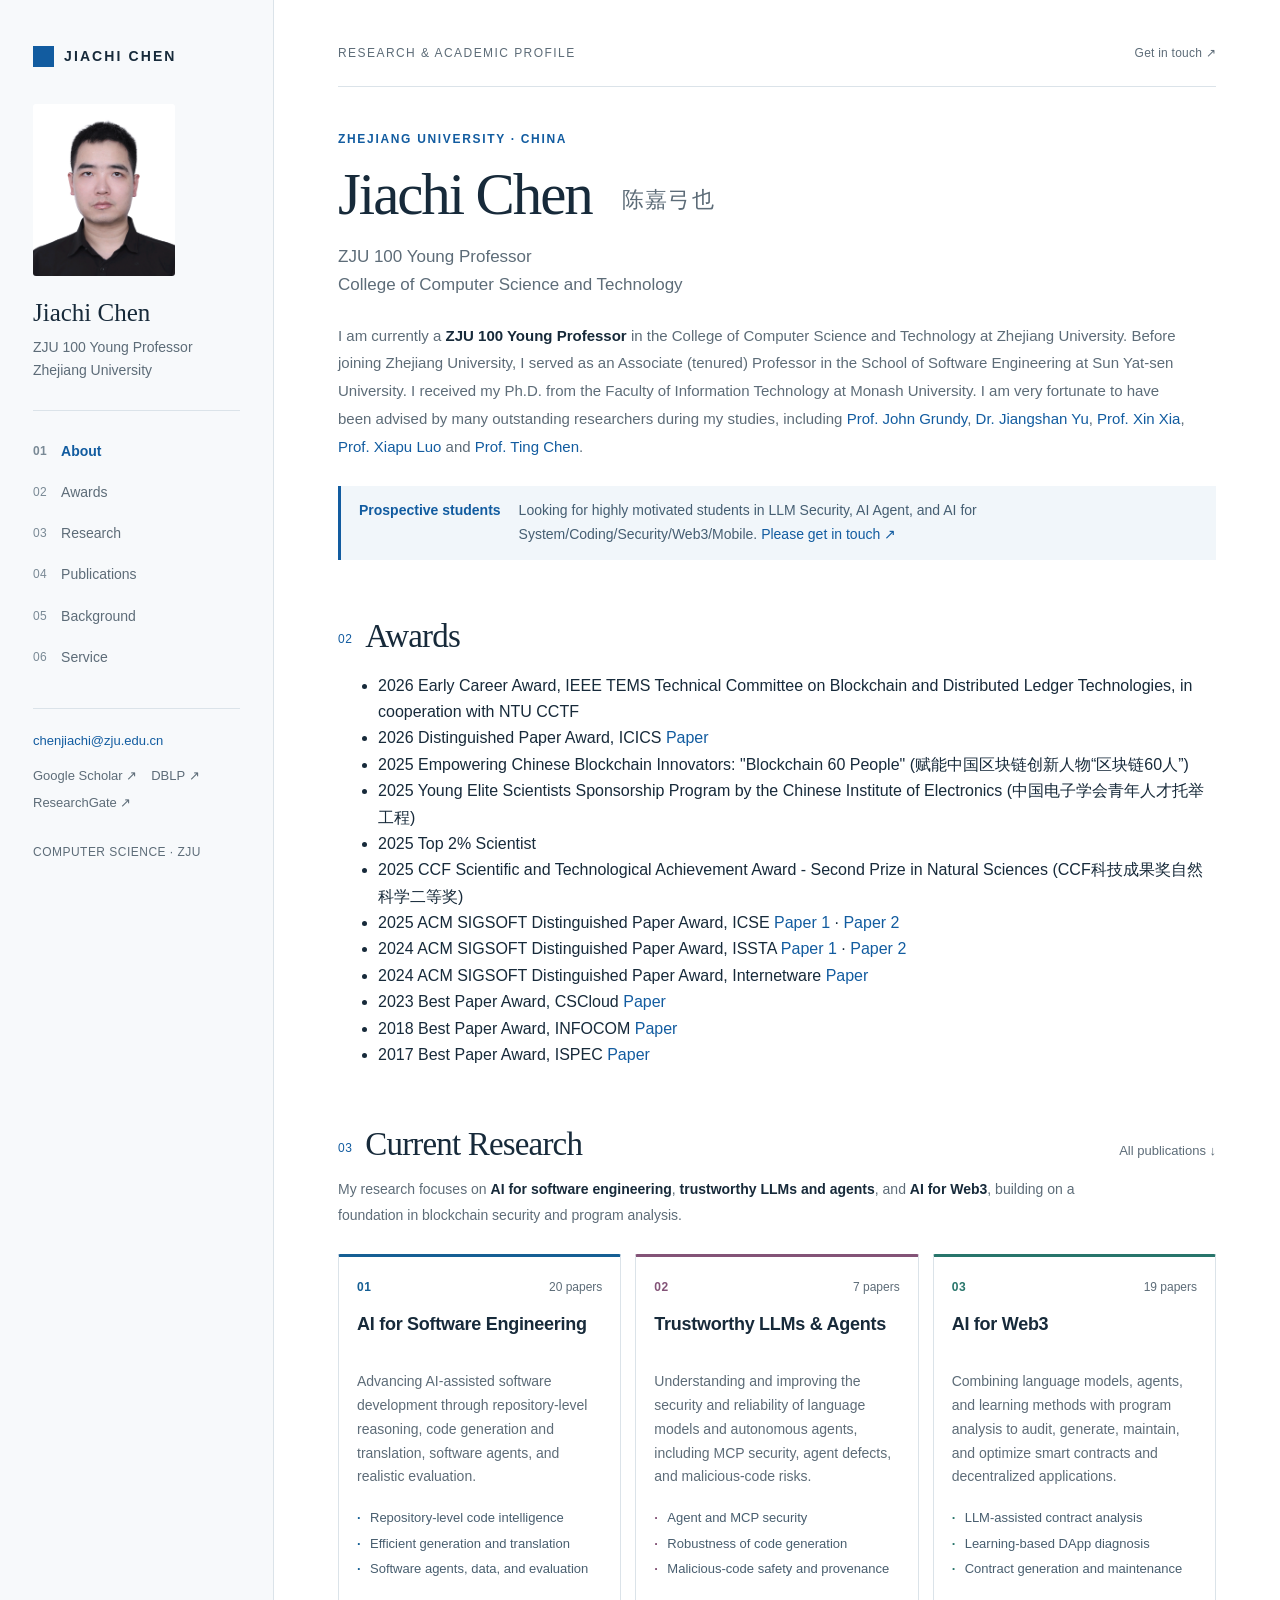
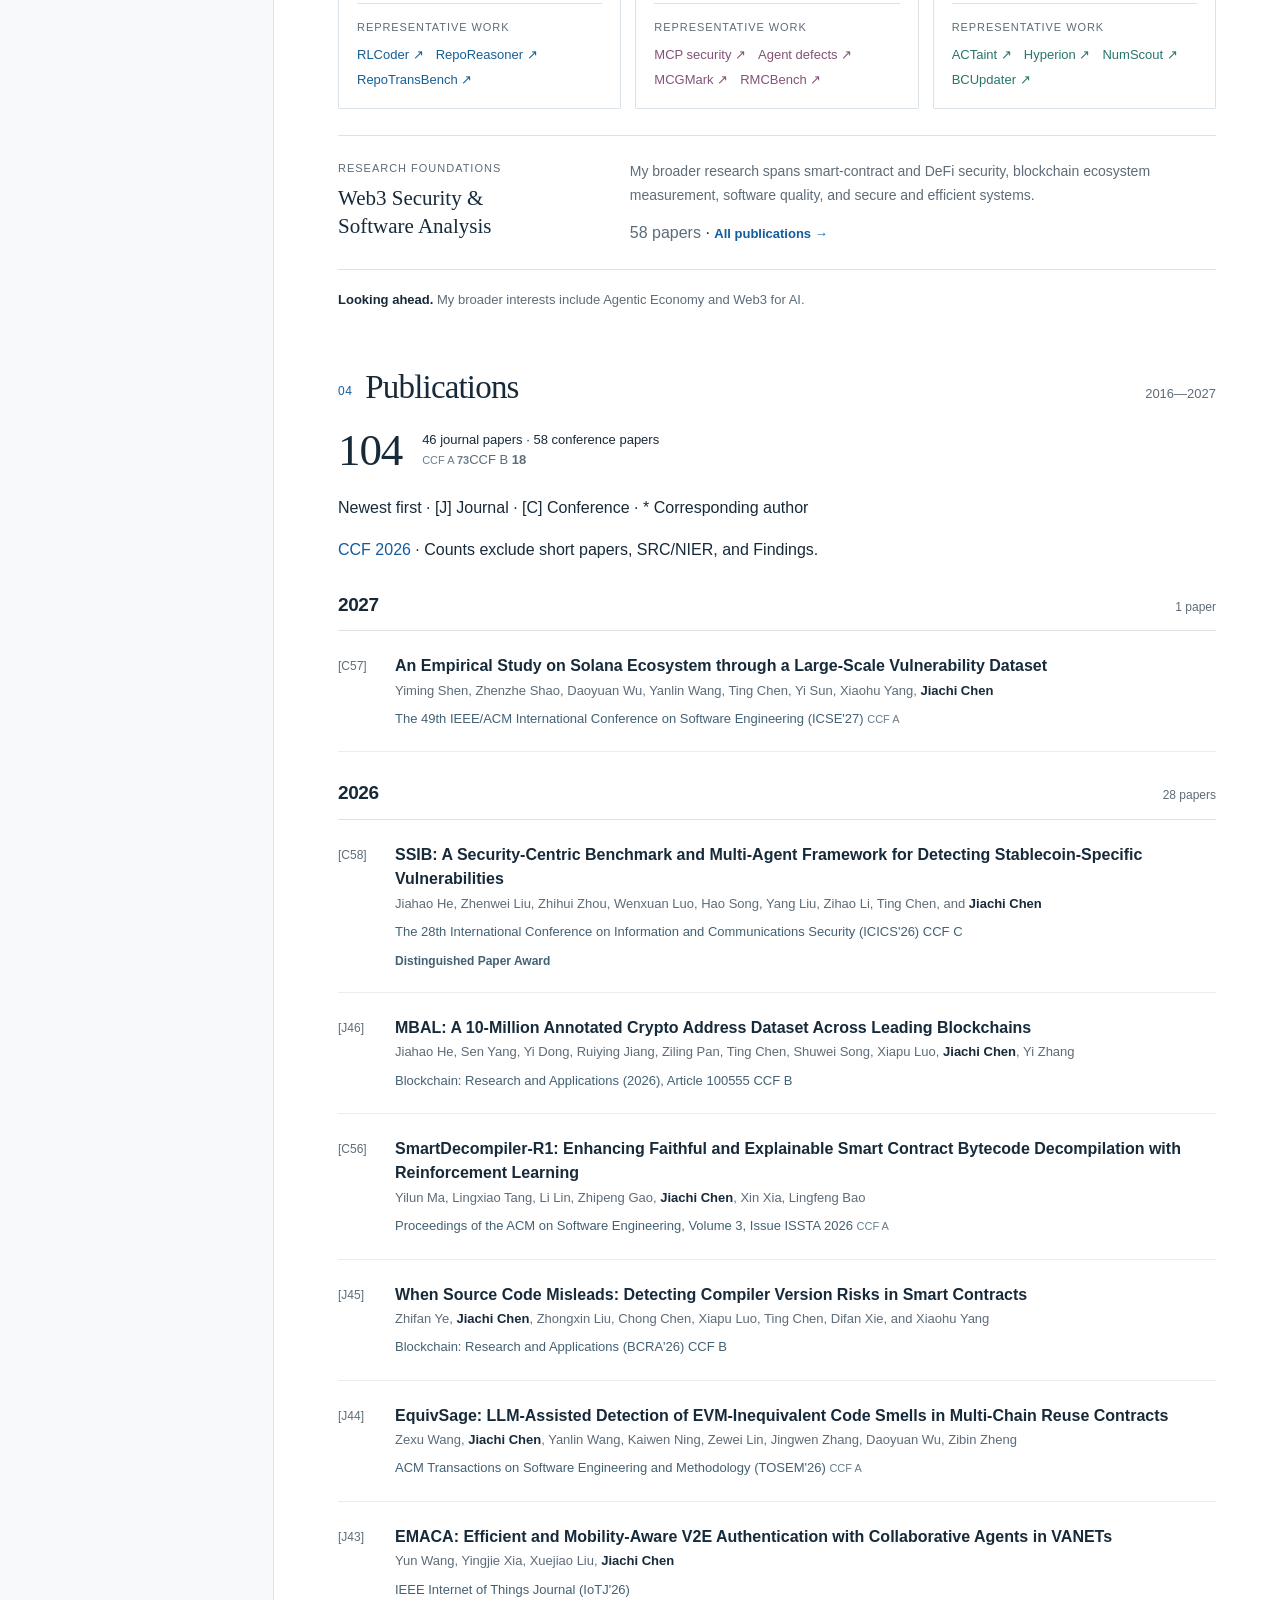
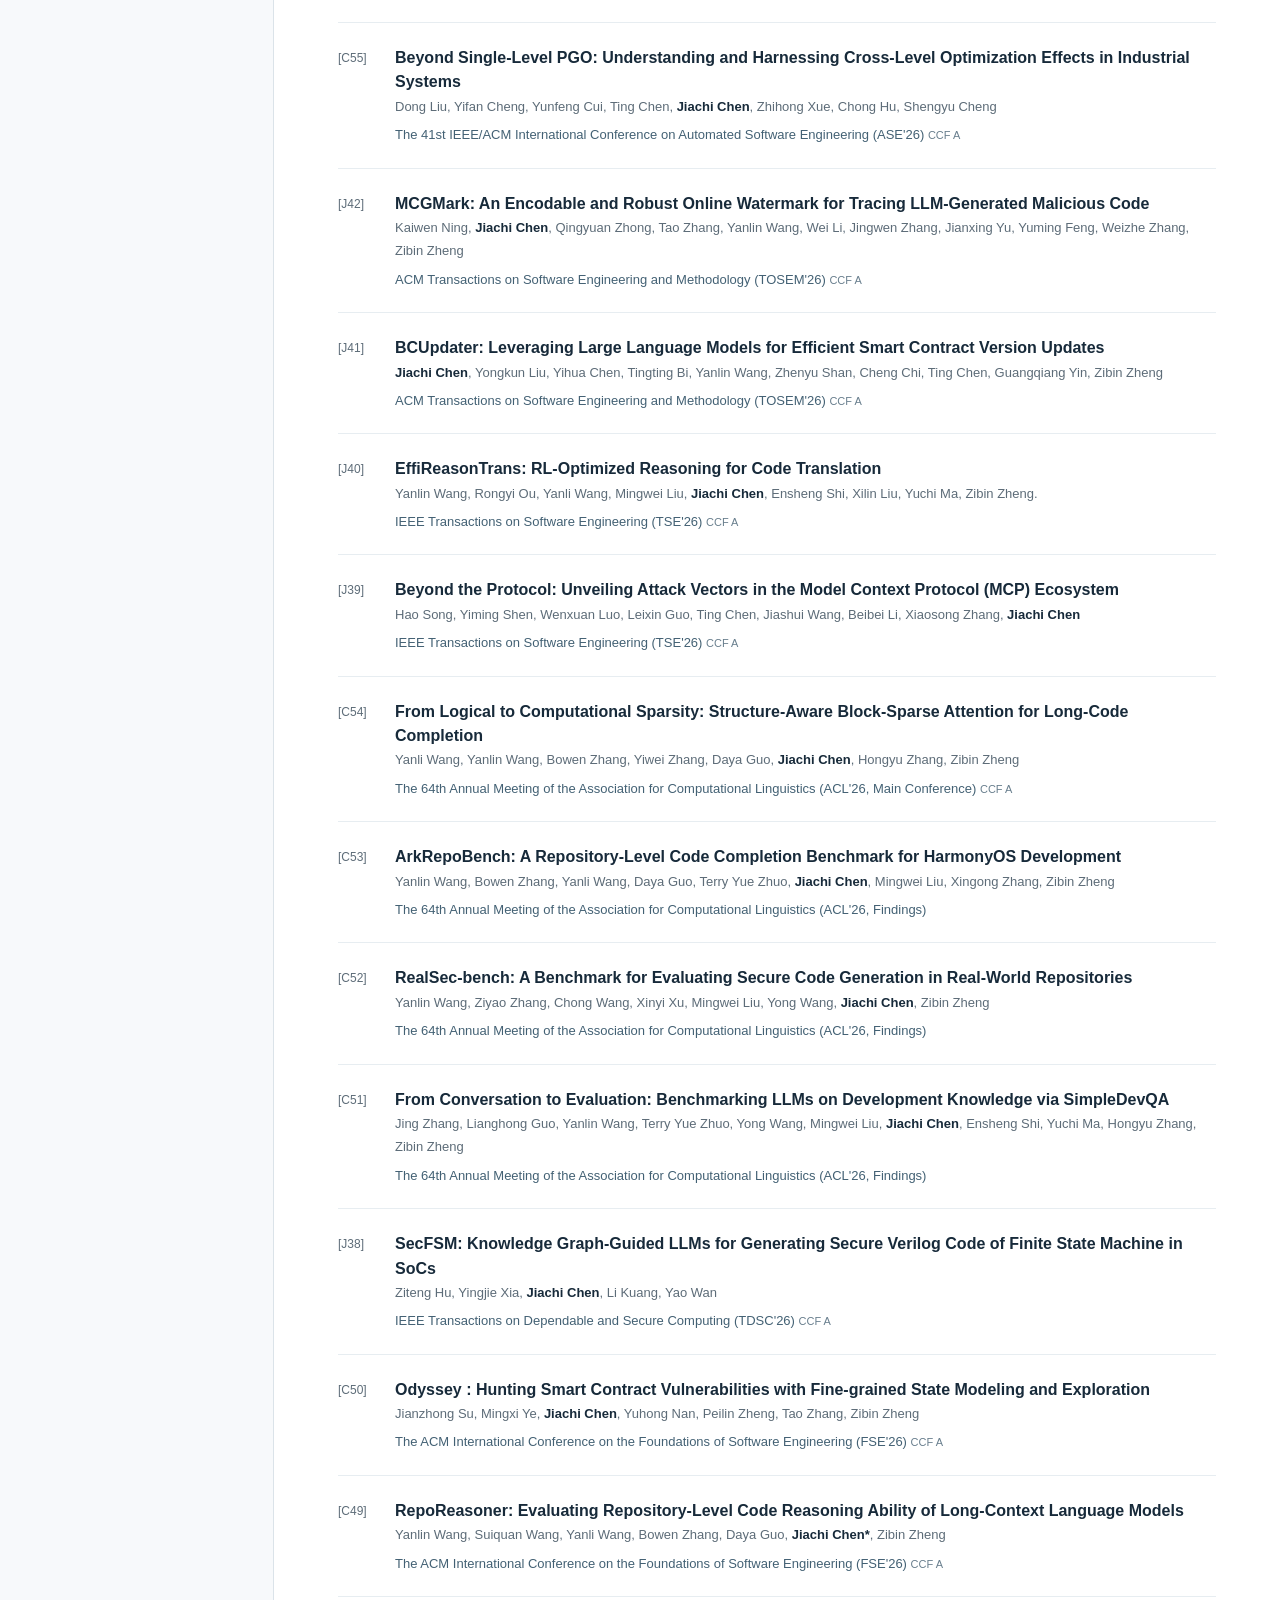
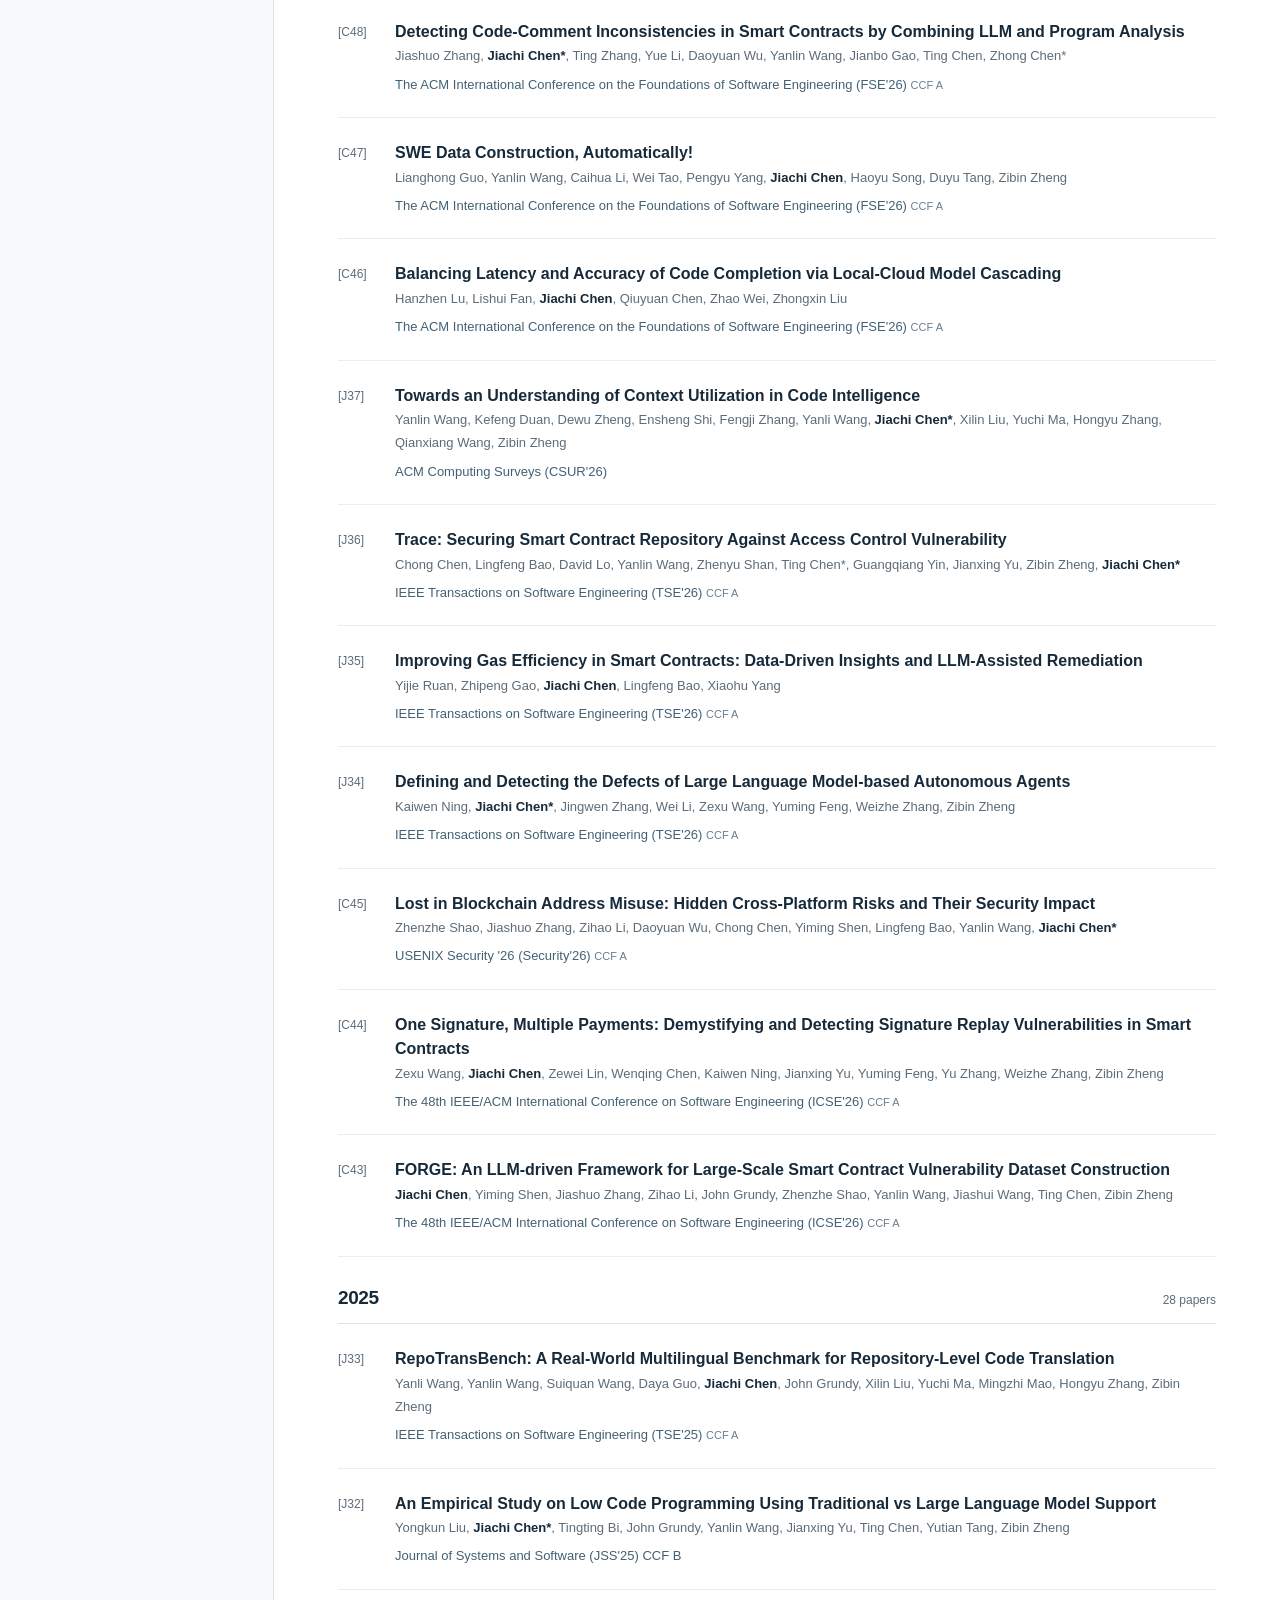
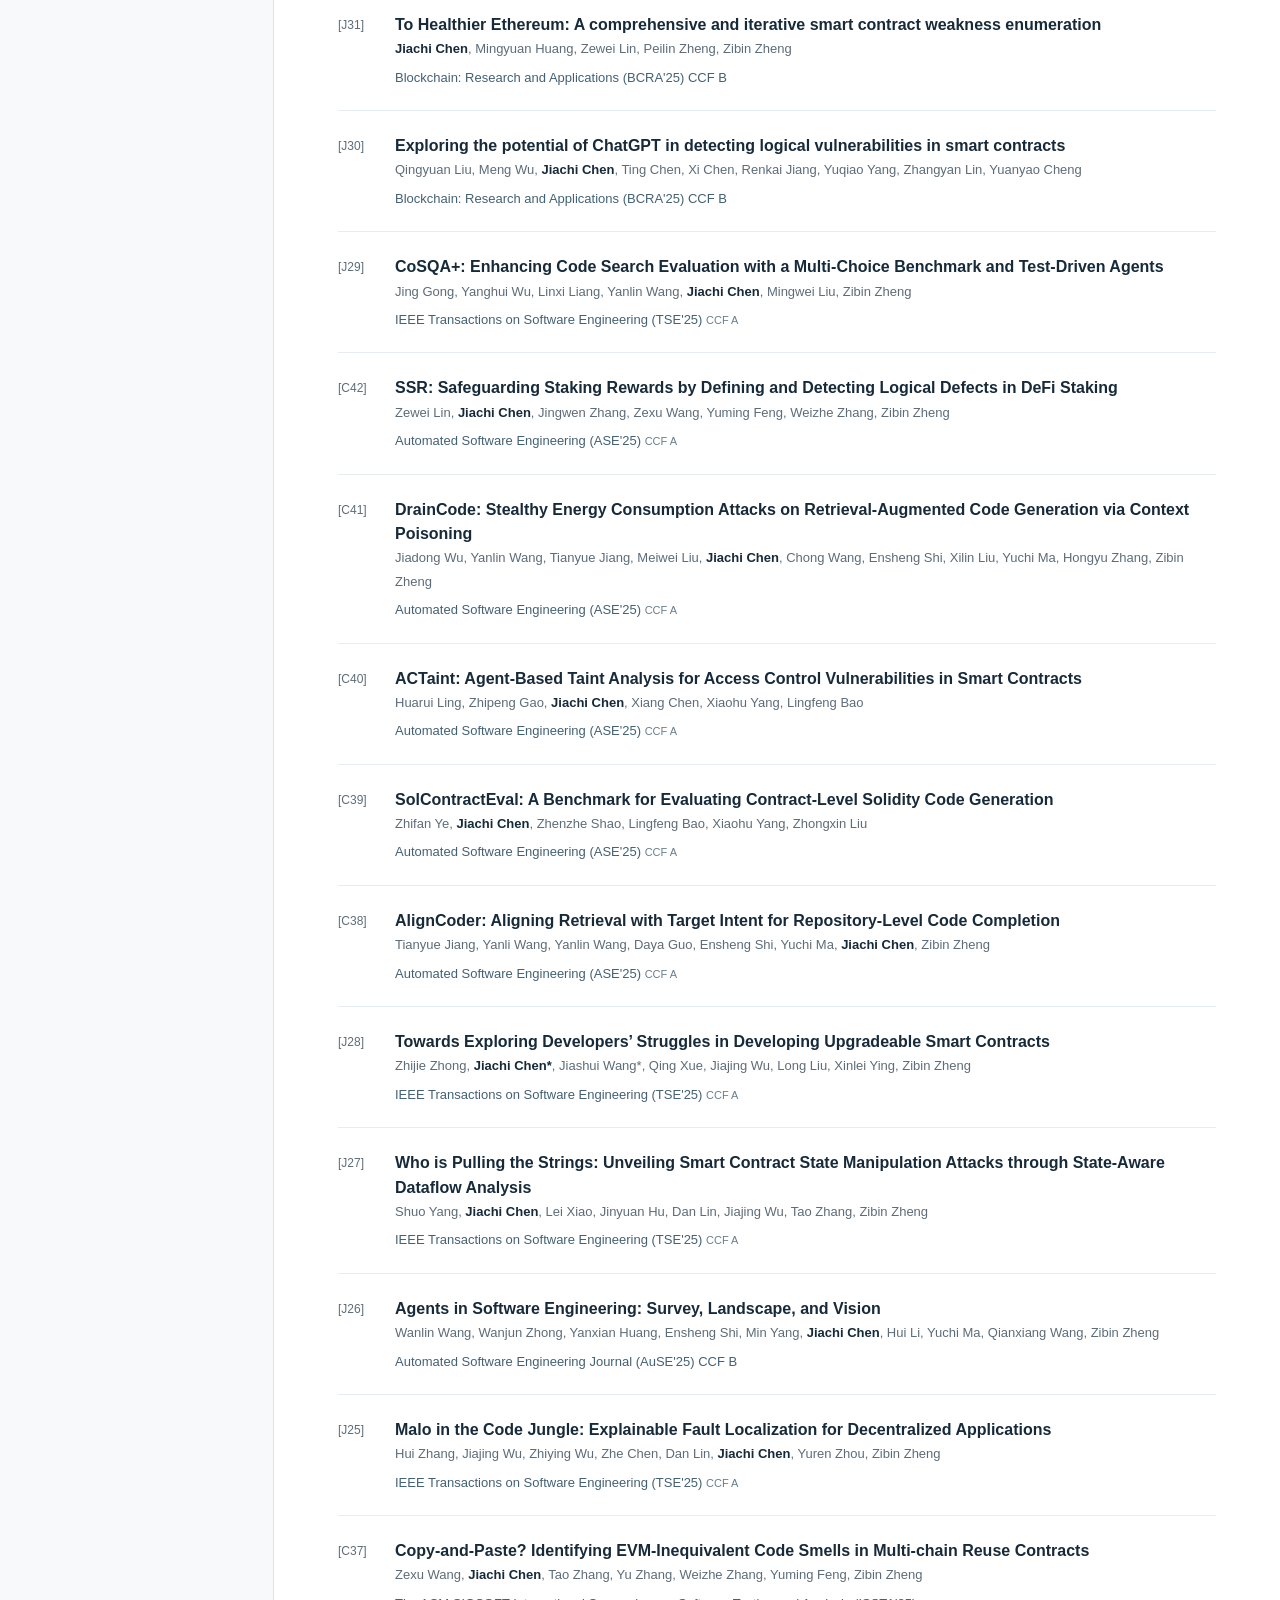
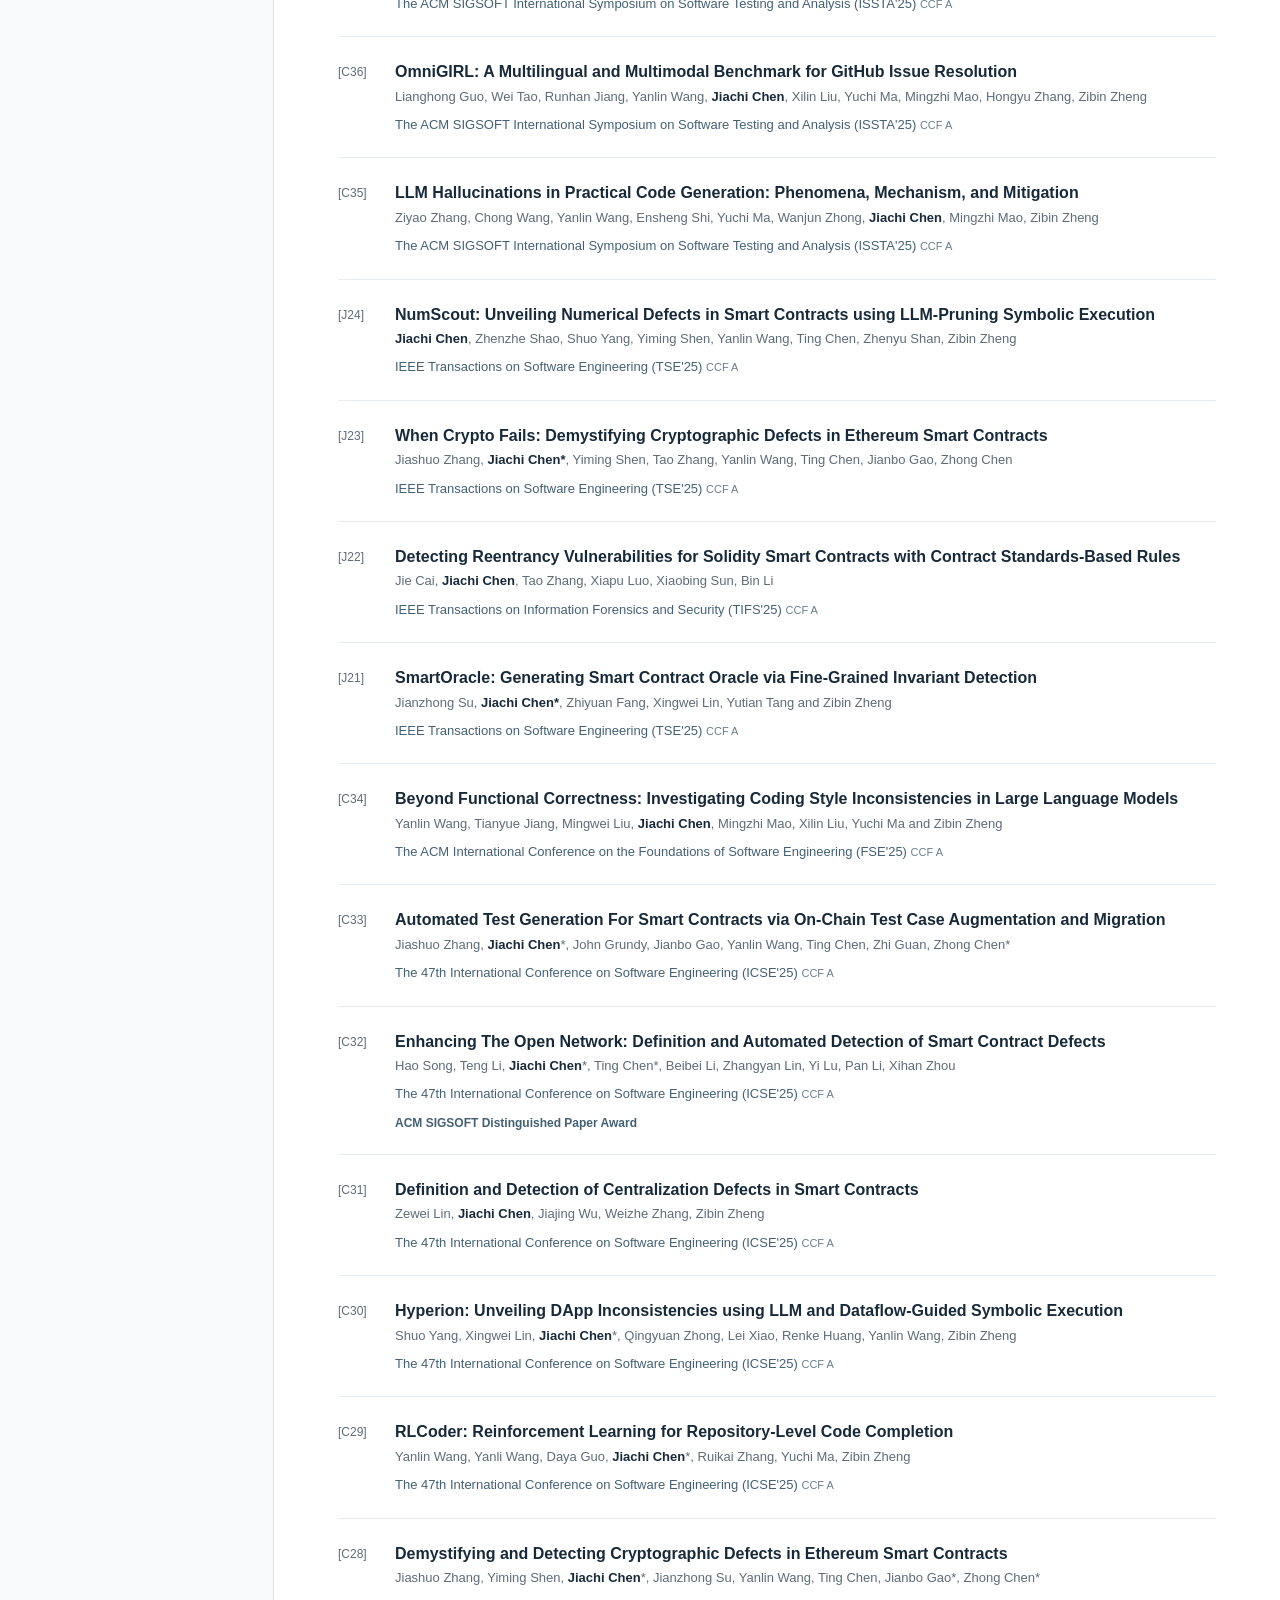
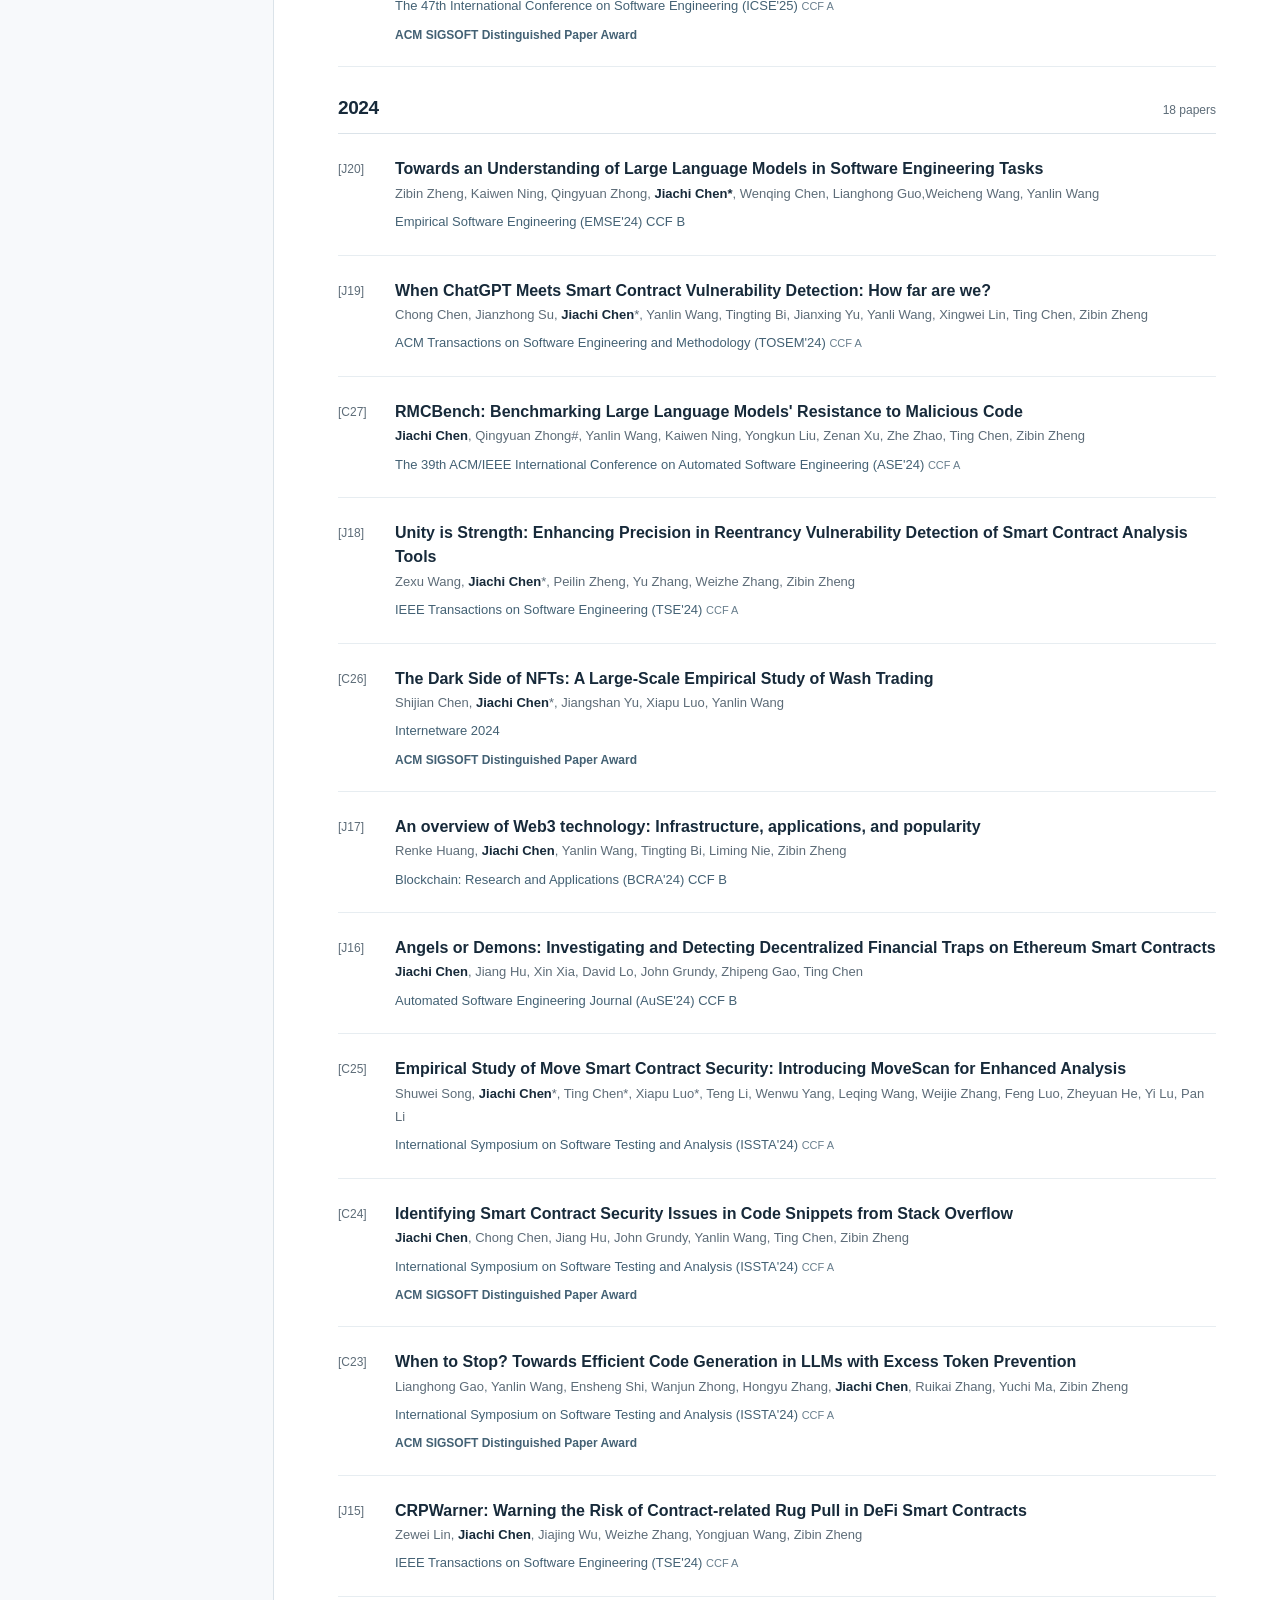
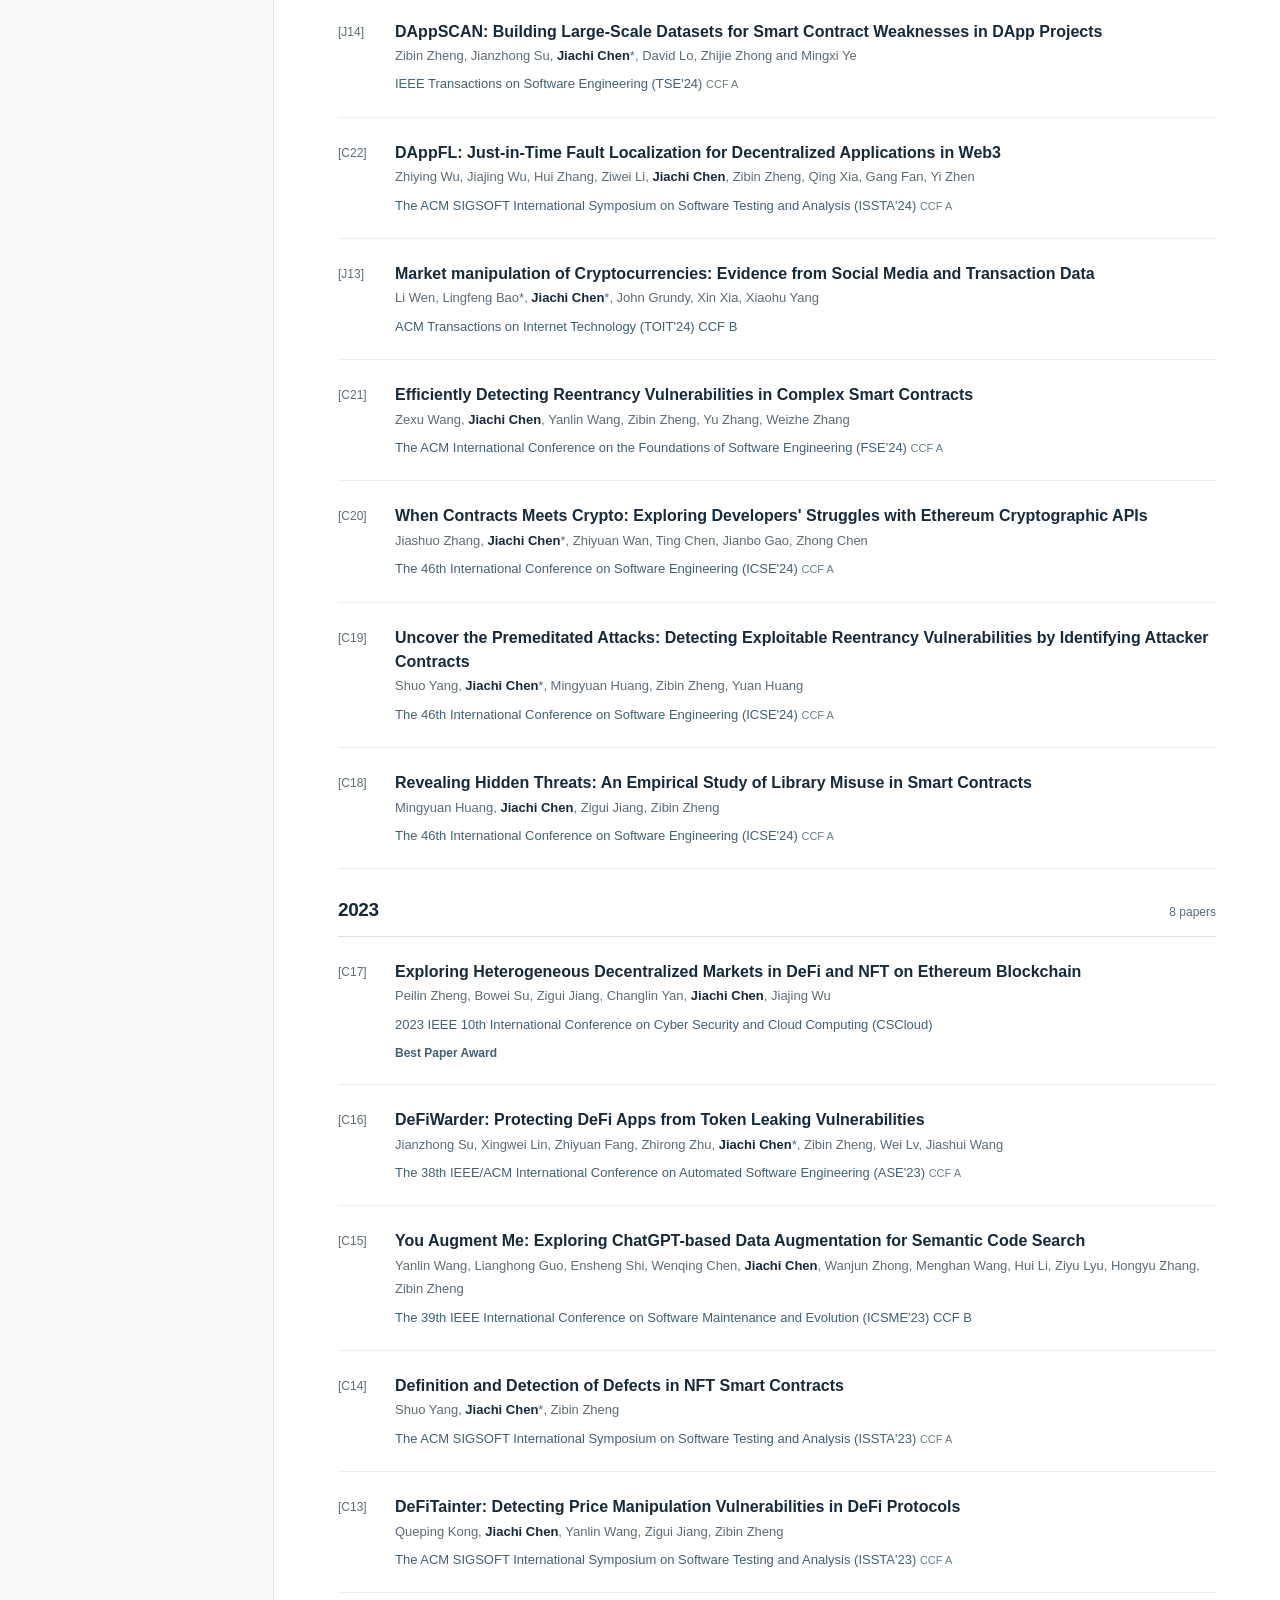
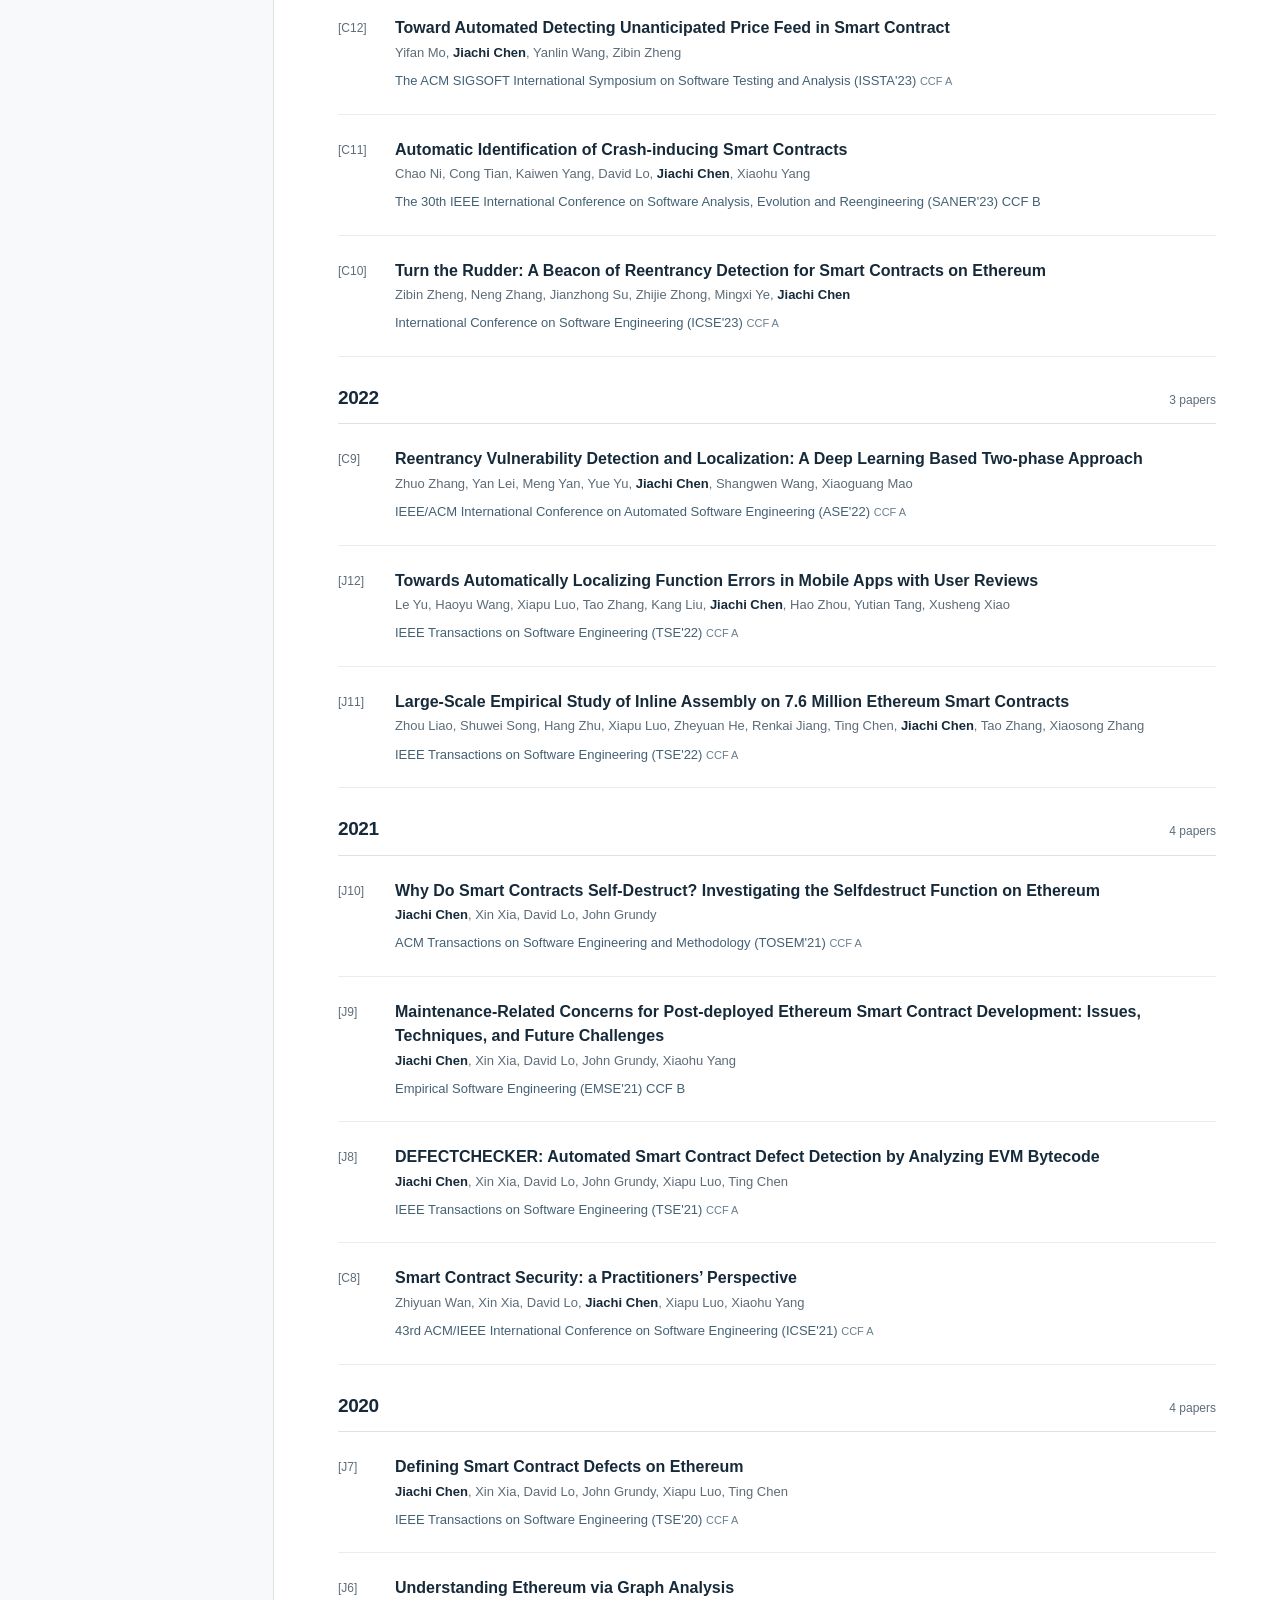
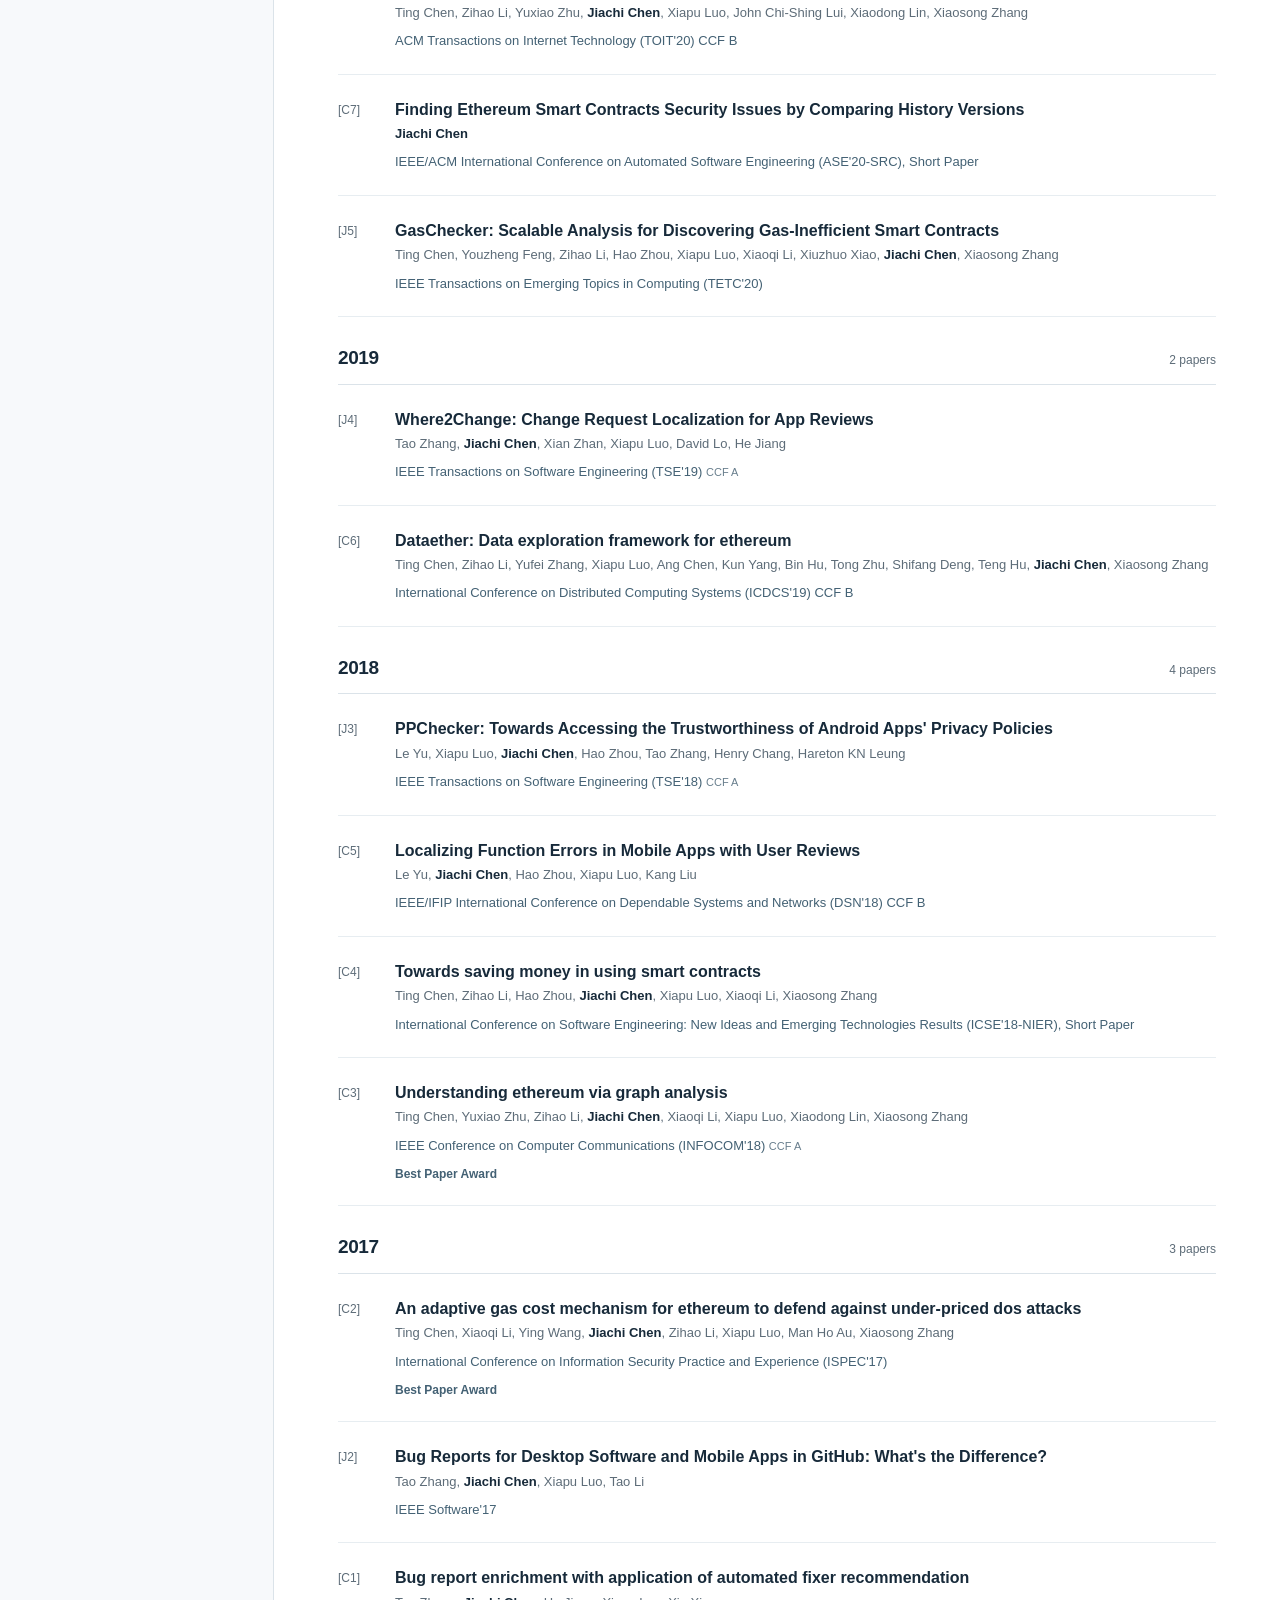
<file: index.html>
<!DOCTYPE html>
<html lang="en">
<head>
  <meta charset="utf-8"><meta name="viewport" content="width=device-width, initial-scale=1">
  <meta name="description" content="Jiachi Chen, ZJU 100 Young Professor at Zhejiang University. Research in AI for software engineering, trustworthy LLMs and agents, and AI for Web3.">
  <meta name="author" content="Jiachi Chen"><meta name="theme-color" content="#172a3a">
  <title>Jiachi Chen | Zhejiang University</title>
  <link rel="icon" href="assets/favicon.svg" type="image/svg+xml">
  <link rel="stylesheet" href="assets/site.css"><script src="assets/site.js" defer></script>
  <script async src="https://www.googletagmanager.com/gtag/js?id=UA-158965281-1"></script>
  <script>
    window.dataLayer = window.dataLayer || [];
    function gtag(){dataLayer.push(arguments);}
    gtag('js', new Date());
    gtag('config', 'UA-158965281-1');
  </script>
</head>
<body id="top">
<a class="skip-link" href="#main">Skip to content</a>
<div class="site-layout">
  <aside class="sidebar" aria-label="Profile and navigation"><div class="sidebar-inner">
    <a class="monogram" href="#top">Jiachi Chen</a>
    <img class="portrait" src="assets/photo.jpg" alt="Portrait of Jiachi Chen" width="142" height="172">
    <p class="sidebar-name">Jiachi Chen</p><p class="sidebar-role">ZJU 100 Young Professor<br>Zhejiang University</p>
    <nav class="sidebar-nav" aria-label="Main navigation">
      <a class="active" href="#about" aria-current="location"><span>01</span> About</a>
      <a href="#awards"><span>02</span> Awards</a>
      <a href="#research"><span>03</span> Research</a>
      <a href="#publications"><span>04</span> Publications</a>
      <a href="#background"><span>05</span> Background</a>
      <a href="#service"><span>06</span> Service</a>
    </nav>
    <div class="sidebar-contact"><a href="mailto:chenjiachi@zju.edu.cn">chenjiachi@zju.edu.cn</a>
      <div class="social-links"><a href="https://scholar.google.com/citations?user=FpdgEZMAAAAJ&amp;hl=en" target="_blank" rel="noopener noreferrer">Google Scholar ↗</a><a href="https://dblp.uni-trier.de/pid/181/3422.html" target="_blank" rel="noopener noreferrer">DBLP ↗</a><a href="https://www.researchgate.net/profile/Jiachi_Chen2" target="_blank" rel="noopener noreferrer">ResearchGate ↗</a></div>
    </div><p class="sidebar-foot">COMPUTER SCIENCE · ZJU</p>
  </div></aside>
  <main class="main" id="main">
    <div class="masthead"><span>Research &amp; academic profile</span><a href="mailto:chenjiachi@zju.edu.cn">Get in touch <span aria-hidden="true">↗</span></a></div>
    <section class="intro" id="about" aria-labelledby="profile-heading">
      <img class="mobile-portrait" src="assets/photo.jpg" alt="Portrait of Jiachi Chen" width="102" height="125">
      <p class="eyebrow">Zhejiang University · China</p>
      <h1 id="profile-heading">Jiachi Chen <span class="chinese-name" lang="zh-CN">陈嘉弓也</span></h1>
      <p class="position">ZJU 100 Young Professor<br>College of Computer Science and Technology</p>
      <div class="mobile-profile-links"><a href="mailto:chenjiachi@zju.edu.cn">Email ↗</a><a href="https://scholar.google.com/citations?user=FpdgEZMAAAAJ&amp;hl=en" target="_blank" rel="noopener noreferrer">Google Scholar ↗</a><a href="https://dblp.uni-trier.de/pid/181/3422.html" target="_blank" rel="noopener noreferrer">DBLP ↗</a><a href="https://www.researchgate.net/profile/Jiachi_Chen2" target="_blank" rel="noopener noreferrer">ResearchGate ↗</a></div>
      <div class="bio"><p>I am currently a <strong>ZJU 100 Young Professor</strong> in the College of Computer Science and Technology at Zhejiang University. Before joining Zhejiang University, I served as an Associate (tenured) Professor in the School of Software Engineering at Sun Yat-sen University. I received my Ph.D. from the Faculty of Information Technology at Monash University. I am very fortunate to have been advised by many outstanding researchers during my studies, including <a href="https://sites.google.com/site/johncgrundy/">Prof. John Grundy</a>, <a href="https://jiangshanyu.github.io/">Dr. Jiangshan Yu</a>, <a href="https://xin-xia.github.io/">Prof. Xin Xia</a>, <a href="http://www4.comp.polyu.edu.hk/~csxluo/">Prof. Xiapu Luo</a> and <a href="https://faculty.uestc.edu.cn/chenting/en/index.htm">Prof. Ting Chen</a>.</p></div>
      <div class="recruiting"><strong>Prospective students</strong><p>Looking for highly motivated students in LLM Security, AI Agent, and AI for System/Coding/Security/Web3/Mobile. <a href="mailto:chenjiachi@zju.edu.cn">Please get in touch ↗</a></p></div>
    </section>
    <section class="section awards-section" id="awards" aria-labelledby="awards-heading">
      <div class="section-heading"><h2 id="awards-heading"><span class="section-index">02</span>Awards</h2></div>
      <ul class="compact-awards"><li><span class="award-date">2026&nbsp;</span><span class="award-detail">Early Career Award, IEEE TEMS Technical Committee on Blockchain and Distributed Ledger Technologies, in cooperation with NTU CCTF</span></li><li><span class="award-date">2026&nbsp;</span><span class="award-detail">Distinguished Paper Award, ICICS <span class="award-links"><a href="#pub-C58" title="SSIB: A Security-Centric Benchmark and Multi-Agent Framework for Detecting Stablecoin-Specific Vulnerabilities" aria-label="Awarded paper: SSIB: A Security-Centric Benchmark and Multi-Agent Framework for Detecting Stablecoin-Specific Vulnerabilities">Paper</a></span></span></li><li><span class="award-date">2025&nbsp;</span><span class="award-detail">Empowering Chinese Blockchain Innovators: "Blockchain 60 People" (赋能中国区块链创新人物“区块链60人”)</span></li><li><span class="award-date">2025&nbsp;</span><span class="award-detail">Young Elite Scientists Sponsorship Program by the Chinese Institute of Electronics (中国电子学会青年人才托举工程)</span></li><li><span class="award-date">2025&nbsp;</span><span class="award-detail">Top 2% Scientist</span></li><li><span class="award-date">2025&nbsp;</span><span class="award-detail">CCF Scientific and Technological Achievement Award - Second Prize in Natural Sciences (CCF科技成果奖自然科学二等奖)</span></li><li><span class="award-date">2025&nbsp;</span><span class="award-detail">ACM SIGSOFT Distinguished Paper Award, ICSE <span class="award-links"><a href="#pub-C32" title="Enhancing The Open Network: Definition and Automated Detection of Smart Contract Defects" aria-label="Awarded paper: Enhancing The Open Network: Definition and Automated Detection of Smart Contract Defects">Paper 1</a> · <a href="#pub-C28" title="Demystifying and Detecting Cryptographic Defects in Ethereum Smart Contracts" aria-label="Awarded paper: Demystifying and Detecting Cryptographic Defects in Ethereum Smart Contracts">Paper 2</a></span></span></li><li><span class="award-date">2024&nbsp;</span><span class="award-detail">ACM SIGSOFT Distinguished Paper Award, ISSTA <span class="award-links"><a href="#pub-C24" title="Identifying Smart Contract Security Issues in Code Snippets from Stack Overflow" aria-label="Awarded paper: Identifying Smart Contract Security Issues in Code Snippets from Stack Overflow">Paper 1</a> · <a href="#pub-C23" title="When to Stop? Towards Efficient Code Generation in LLMs with Excess Token Prevention" aria-label="Awarded paper: When to Stop? Towards Efficient Code Generation in LLMs with Excess Token Prevention">Paper 2</a></span></span></li><li><span class="award-date">2024&nbsp;</span><span class="award-detail">ACM SIGSOFT Distinguished Paper Award, Internetware <span class="award-links"><a href="#pub-C26" title="The Dark Side of NFTs: A Large-Scale Empirical Study of Wash Trading" aria-label="Awarded paper: The Dark Side of NFTs: A Large-Scale Empirical Study of Wash Trading">Paper</a></span></span></li><li><span class="award-date">2023&nbsp;</span><span class="award-detail">Best Paper Award, CSCloud <span class="award-links"><a href="#pub-C17" title="Exploring Heterogeneous Decentralized Markets in DeFi and NFT on Ethereum Blockchain" aria-label="Awarded paper: Exploring Heterogeneous Decentralized Markets in DeFi and NFT on Ethereum Blockchain">Paper</a></span></span></li><li><span class="award-date">2018&nbsp;</span><span class="award-detail">Best Paper Award, INFOCOM <span class="award-links"><a href="#pub-C3" title="Understanding ethereum via graph analysis" aria-label="Awarded paper: Understanding ethereum via graph analysis">Paper</a></span></span></li><li><span class="award-date">2017&nbsp;</span><span class="award-detail">Best Paper Award, ISPEC <span class="award-links"><a href="#pub-C2" title="An adaptive gas cost mechanism for ethereum to defend against under-priced dos attacks" aria-label="Awarded paper: An adaptive gas cost mechanism for ethereum to defend against under-priced dos attacks">Paper</a></span></span></li></ul>
    </section>
    <section class="section" id="research" aria-labelledby="research-heading">
      <div class="section-heading"><h2 id="research-heading"><span class="section-index">03</span>Current Research</h2><a href="#publications">All publications ↓</a></div>
      <p class="section-intro research-focus">My research focuses on <strong>AI for software engineering</strong>, <strong>trustworthy LLMs and agents</strong>, and <strong>AI for Web3</strong>, building on a foundation in blockchain security and program analysis.</p>
      <div class="research-grid"><article class="research-card" id="research-ai-for-se" style="--area:#165f94">
      <div class="research-card-top"><span class="area-index">01</span><span class="paper-count">20 papers</span></div>
      <h3>AI for Software Engineering</h3><p class="description">Advancing AI-assisted software development through repository-level reasoning, code generation and translation, software agents, and realistic evaluation.</p>
      <ul class="subtopics"><li>Repository-level code intelligence</li><li>Efficient generation and translation</li><li>Software agents, data, and evaluation</li></ul>
      <div class="representative-papers"><p class="representative-label">Representative work</p><div class="representative-links"><a href="#pub-C29" title="RLCoder: Reinforcement Learning for Repository-Level Code Completion">RLCoder <span aria-hidden="true">↗</span><span class="visually-hidden"> — RLCoder: Reinforcement Learning for Repository-Level Code Completion</span></a><a href="#pub-C49" title="RepoReasoner: Evaluating Repository-Level Code Reasoning Ability of Long-Context Language Models">RepoReasoner <span aria-hidden="true">↗</span><span class="visually-hidden"> — RepoReasoner: Evaluating Repository-Level Code Reasoning Ability of Long-Context Language Models</span></a><a href="#pub-J33" title="RepoTransBench: A Real-World Multilingual Benchmark for Repository-Level Code Translation">RepoTransBench <span aria-hidden="true">↗</span><span class="visually-hidden"> — RepoTransBench: A Real-World Multilingual Benchmark for Repository-Level Code Translation</span></a></div></div>
    </article><article class="research-card" id="research-trustworthy-ai" style="--area:#835377">
      <div class="research-card-top"><span class="area-index">02</span><span class="paper-count">7 papers</span></div>
      <h3>Trustworthy LLMs &amp; Agents</h3><p class="description">Understanding and improving the security and reliability of language models and autonomous agents, including MCP security, agent defects, and malicious-code risks.</p>
      <ul class="subtopics"><li>Agent and MCP security</li><li>Robustness of code generation</li><li>Malicious-code safety and provenance</li></ul>
      <div class="representative-papers"><p class="representative-label">Representative work</p><div class="representative-links"><a href="#pub-J39" title="Beyond the Protocol: Unveiling Attack Vectors in the Model Context Protocol (MCP) Ecosystem">MCP security <span aria-hidden="true">↗</span><span class="visually-hidden"> — Beyond the Protocol: Unveiling Attack Vectors in the Model Context Protocol (MCP) Ecosystem</span></a><a href="#pub-J34" title="Defining and Detecting the Defects of Large Language Model-based Autonomous Agents">Agent defects <span aria-hidden="true">↗</span><span class="visually-hidden"> — Defining and Detecting the Defects of Large Language Model-based Autonomous Agents</span></a><a href="#pub-J42" title="MCGMark: An Encodable and Robust Online Watermark for Tracing LLM-Generated Malicious Code">MCGMark <span aria-hidden="true">↗</span><span class="visually-hidden"> — MCGMark: An Encodable and Robust Online Watermark for Tracing LLM-Generated Malicious Code</span></a><a href="#pub-C27" title="RMCBench: Benchmarking Large Language Models&#x27; Resistance to Malicious Code">RMCBench <span aria-hidden="true">↗</span><span class="visually-hidden"> — RMCBench: Benchmarking Large Language Models&#x27; Resistance to Malicious Code</span></a></div></div>
    </article><article class="research-card" id="research-ai-for-web3" style="--area:#28756b">
      <div class="research-card-top"><span class="area-index">03</span><span class="paper-count">19 papers</span></div>
      <h3>AI for Web3</h3><p class="description">Combining language models, agents, and learning methods with program analysis to audit, generate, maintain, and optimize smart contracts and decentralized applications.</p>
      <ul class="subtopics"><li>LLM-assisted contract analysis</li><li>Learning-based DApp diagnosis</li><li>Contract generation and maintenance</li></ul>
      <div class="representative-papers"><p class="representative-label">Representative work</p><div class="representative-links"><a href="#pub-C40" title="ACTaint: Agent-Based Taint Analysis for Access Control Vulnerabilities in Smart Contracts">ACTaint <span aria-hidden="true">↗</span><span class="visually-hidden"> — ACTaint: Agent-Based Taint Analysis for Access Control Vulnerabilities in Smart Contracts</span></a><a href="#pub-C30" title="Hyperion: Unveiling DApp Inconsistencies using LLM and Dataflow-Guided Symbolic Execution">Hyperion <span aria-hidden="true">↗</span><span class="visually-hidden"> — Hyperion: Unveiling DApp Inconsistencies using LLM and Dataflow-Guided Symbolic Execution</span></a><a href="#pub-J24" title="NumScout: Unveiling Numerical Defects in Smart Contracts using LLM-Pruning Symbolic Execution">NumScout <span aria-hidden="true">↗</span><span class="visually-hidden"> — NumScout: Unveiling Numerical Defects in Smart Contracts using LLM-Pruning Symbolic Execution</span></a><a href="#pub-J41" title="BCUpdater: Leveraging Large Language Models for Efficient Smart Contract Version Updates">BCUpdater <span aria-hidden="true">↗</span><span class="visually-hidden"> — BCUpdater: Leveraging Large Language Models for Efficient Smart Contract Version Updates</span></a></div></div>
    </article></div>
      <aside class="research-foundations" id="research-foundations" aria-labelledby="foundations-heading">
        <div><p class="foundation-label">Research Foundations</p><h3 id="foundations-heading">Web3 Security &amp;<br class="desktop-only"> Software Analysis</h3></div>
        <div><p>My broader research spans smart-contract and DeFi security, blockchain ecosystem measurement, software quality, and secure and efficient systems.</p><span class="foundation-count">58 papers</span> · <a href="#publications">All publications →</a></div>
      </aside>
      <p class="emerging"><strong>Looking ahead.</strong> My broader interests include Agentic Economy and Web3 for AI.</p>
    </section>
    <section class="section" id="publications" aria-labelledby="publications-heading">
      <div class="section-heading"><h2 id="publications-heading"><span class="section-index">04</span>Publications</h2><span class="small-note">2016—2027</span></div>
      <div class="pub-summary"><span class="pub-total">104</span><div class="pub-totals"><p><strong>46 journal papers · 58 conference papers</strong></p><p class="ccf-totals"><span class="ccf-badge ccf-a">CCF A <b>73</b></span><span class="ccf-badge ccf-b">CCF B <b>18</b></span></p></div></div>
      <p class="publication-legend">Newest first · [J] Journal · [C] Conference · * Corresponding author</p>
      <p class="ccf-note"><a href="https://www.ccf.org.cn/Academic_Evaluation/By_category/" target="_blank" rel="noopener noreferrer">CCF 2026</a> · Counts exclude short papers, SRC/NIER, and Findings.</p>
      <div id="publication-groups"><section class="publication-group" id="publications-2027"><header class="group-heading"><h3>2027</h3><span>1 paper</span></header><ul class="pub-list"><li data-area="foundations" id="pub-C57" data-type="C" data-year="2027"><span class="publication-number conference">[C57]</span><div class="publication-content"><span class="pub-title">An Empirical Study on Solana Ecosystem through a Large-Scale Vulnerability Dataset</span> <br>
        Yiming Shen, Zhenzhe Shao, Daoyuan Wu, Yanlin Wang, Ting Chen, Yi Sun, Xiaohu Yang, <u>Jiachi Chen</u><br>
        <span class="pub-venue"><cite>The 49th IEEE/ACM International Conference on Software Engineering (ICSE'27)</cite> <span class="ccf-badge ccf-a">CCF A</span></span>
      </div></li></ul></section><section class="publication-group" id="publications-2026"><header class="group-heading"><h3>2026</h3><span>28 papers</span></header><ul class="pub-list"><li data-area="ai-for-web3" id="pub-C58" data-type="C" data-year="2026"><span class="publication-number conference">[C58]</span><div class="publication-content"><span class="pub-title">SSIB: A Security-Centric Benchmark and Multi-Agent Framework for Detecting Stablecoin-Specific Vulnerabilities</span> <br>
        Jiahao He, Zhenwei Liu, Zhihui Zhou, Wenxuan Luo, Hao Song, Yang Liu, Zihao Li, Ting Chen, and <u>Jiachi Chen</u><br>
        <span class="pub-venue"><cite>The 28th International Conference on Information and Communications Security (ICICS'26)</cite> <span class="ccf-badge ccf-c">CCF C</span></span>
        <span class="publication-award">Distinguished Paper Award</span>
      </div></li><li data-area="foundations" id="pub-J46" data-type="J" data-year="2026"><span class="publication-number journal">[J46]</span><div class="publication-content"><span class="pub-title">MBAL: A 10-Million Annotated Crypto Address Dataset Across Leading Blockchains</span> <br>
        Jiahao He, Sen Yang, Yi Dong, Ruiying Jiang, Ziling Pan, Ting Chen, Shuwei Song, Xiapu Luo, <u>Jiachi Chen</u>, Yi Zhang<br>
        <span class="pub-venue"><cite>Blockchain: Research and Applications (2026), Article 100555</cite> <span class="ccf-badge ccf-b">CCF B</span></span>
      </div></li><li data-area="ai-for-web3" id="pub-C56" data-type="C" data-year="2026"><span class="publication-number conference">[C56]</span><div class="publication-content"><span class="pub-title">SmartDecompiler-R1: Enhancing Faithful and Explainable Smart Contract Bytecode Decompilation with Reinforcement Learning</span> <br>
        Yilun Ma, Lingxiao Tang, Li Lin, Zhipeng Gao, <u>Jiachi Chen</u>, Xin Xia, Lingfeng Bao<br>
        <span class="pub-venue"><cite>Proceedings of the ACM on Software Engineering, Volume 3, Issue ISSTA 2026</cite> <span class="ccf-badge ccf-a">CCF A</span></span>
      </div></li><li data-area="foundations" id="pub-J45" data-type="J" data-year="2026"><span class="publication-number journal">[J45]</span><div class="publication-content"><span class="pub-title">When Source Code Misleads: Detecting Compiler Version Risks in Smart Contracts</span> <br>
        Zhifan Ye, <u>Jiachi Chen</u>, Zhongxin Liu, Chong Chen, Xiapu Luo, Ting Chen, Difan Xie, and Xiaohu Yang<br>
        <span class="pub-venue"><cite>Blockchain: Research and Applications (BCRA'26)</cite> <span class="ccf-badge ccf-b">CCF B</span></span>
      </div></li><li data-area="ai-for-web3" id="pub-J44" data-type="J" data-year="2026"><span class="publication-number journal">[J44]</span><div class="publication-content"><span class="pub-title">EquivSage: LLM-Assisted Detection of EVM-Inequivalent Code Smells in Multi-Chain Reuse Contracts</span> <br>
        Zexu Wang, <u>Jiachi Chen</u>, Yanlin Wang, Kaiwen Ning, Zewei Lin, Jingwen Zhang, Daoyuan Wu, Zibin Zheng<br>
        <span class="pub-venue"><cite>ACM Transactions on Software Engineering and Methodology (TOSEM'26)</cite> <span class="ccf-badge ccf-a">CCF A</span></span>
      </div></li><li data-area="foundations" id="pub-J43" data-type="J" data-year="2026"><span class="publication-number journal">[J43]</span><div class="publication-content"><span class="pub-title">EMACA: Efficient and Mobility-Aware V2E Authentication with Collaborative Agents in VANETs</span> <br>
        Yun Wang, Yingjie Xia, Xuejiao Liu, <u>Jiachi Chen</u><br>
        <span class="pub-venue"><cite>IEEE Internet of Things Journal (IoTJ'26)</cite></span>
      </div></li><li data-area="foundations" id="pub-C55" data-type="C" data-year="2026"><span class="publication-number conference">[C55]</span><div class="publication-content"><span class="pub-title">Beyond Single-Level PGO: Understanding and Harnessing Cross-Level Optimization Effects in Industrial Systems</span> <br>
        Dong Liu, Yifan Cheng, Yunfeng Cui, Ting Chen, <u>Jiachi Chen</u>, Zhihong Xue, Chong Hu, Shengyu Cheng<br>
        <span class="pub-venue"><cite>The 41st IEEE/ACM International Conference on Automated Software Engineering (ASE'26)</cite> <span class="ccf-badge ccf-a">CCF A</span></span>
      </div></li><li data-area="trustworthy-ai" id="pub-J42" data-type="J" data-year="2026"><span class="publication-number journal">[J42]</span><div class="publication-content"><span class="pub-title">MCGMark: An Encodable and Robust Online Watermark for Tracing LLM-Generated Malicious Code</span> <br>
        Kaiwen Ning, <u>Jiachi Chen</u>, Qingyuan Zhong, Tao Zhang, Yanlin Wang, Wei Li, Jingwen Zhang, Jianxing Yu, Yuming Feng, Weizhe Zhang, Zibin Zheng<br>
        <span class="pub-venue"><cite>ACM Transactions on Software Engineering and Methodology (TOSEM'26)</cite> <span class="ccf-badge ccf-a">CCF A</span></span>
      </div></li><li data-area="ai-for-web3" id="pub-J41" data-type="J" data-year="2026"><span class="publication-number journal">[J41]</span><div class="publication-content"><span class="pub-title">BCUpdater: Leveraging Large Language Models for Efficient Smart Contract Version Updates</span> <br>
        <u>Jiachi Chen</u>, Yongkun Liu, Yihua Chen, Tingting Bi, Yanlin Wang, Zhenyu Shan, Cheng Chi, Ting Chen, Guangqiang Yin, Zibin Zheng<br>
        <span class="pub-venue"><cite>ACM Transactions on Software Engineering and Methodology (TOSEM'26)</cite> <span class="ccf-badge ccf-a">CCF A</span></span>
      </div></li><li data-area="ai-for-se" id="pub-J40" data-type="J" data-year="2026"><span class="publication-number journal">[J40]</span><div class="publication-content"><span class="pub-title">EffiReasonTrans: RL-Optimized Reasoning for Code Translation</span> <br>
        Yanlin Wang, Rongyi Ou, Yanli Wang, Mingwei Liu, <u>Jiachi Chen</u>, Ensheng Shi, Xilin Liu, Yuchi Ma, Zibin Zheng.<br>
        <span class="pub-venue"><cite>IEEE Transactions on Software Engineering (TSE'26)</cite> <span class="ccf-badge ccf-a">CCF A</span></span>
      </div></li><li data-area="trustworthy-ai" id="pub-J39" data-type="J" data-year="2026"><span class="publication-number journal">[J39]</span><div class="publication-content"><span class="pub-title">Beyond the Protocol: Unveiling Attack Vectors in the Model Context Protocol (MCP) Ecosystem</span> <br>
        Hao Song, Yiming Shen, Wenxuan Luo, Leixin Guo, Ting Chen, Jiashui Wang, Beibei Li, Xiaosong Zhang, <u>Jiachi Chen</u><br>
        <span class="pub-venue"><cite>IEEE Transactions on Software Engineering (TSE'26)</cite> <span class="ccf-badge ccf-a">CCF A</span></span>
      </div></li><li data-area="ai-for-se" id="pub-C54" data-type="C" data-year="2026"><span class="publication-number conference">[C54]</span><div class="publication-content"><span class="pub-title">From Logical to Computational Sparsity: Structure-Aware Block-Sparse Attention for Long-Code Completion</span> <br>
        Yanli Wang, Yanlin Wang, Bowen Zhang, Yiwei Zhang, Daya Guo, <u>Jiachi Chen</u>, Hongyu Zhang, Zibin Zheng<br>
        <span class="pub-venue"><cite>The 64th Annual Meeting of the Association for Computational Linguistics (ACL'26, Main Conference)</cite> <span class="ccf-badge ccf-a">CCF A</span></span>
      </div></li><li data-area="ai-for-se" id="pub-C53" data-type="C" data-year="2026"><span class="publication-number conference">[C53]</span><div class="publication-content"><span class="pub-title">ArkRepoBench: A Repository-Level Code Completion Benchmark for HarmonyOS Development</span> <br>
        Yanlin Wang, Bowen Zhang, Yanli Wang, Daya Guo, Terry Yue Zhuo, <u>Jiachi Chen</u>, Mingwei Liu, Xingong Zhang, Zibin Zheng<br>
        <span class="pub-venue"><cite>The 64th Annual Meeting of the Association for Computational Linguistics (ACL'26, Findings)</cite></span>
      </div></li><li data-area="trustworthy-ai" id="pub-C52" data-type="C" data-year="2026"><span class="publication-number conference">[C52]</span><div class="publication-content"><span class="pub-title">RealSec-bench: A Benchmark for Evaluating Secure Code Generation in Real-World Repositories</span> <br>
        Yanlin Wang, Ziyao Zhang, Chong Wang, Xinyi Xu, Mingwei Liu, Yong Wang, <u>Jiachi Chen</u>, Zibin Zheng<br>
        <span class="pub-venue"><cite>The 64th Annual Meeting of the Association for Computational Linguistics (ACL'26, Findings)</cite></span>
      </div></li><li data-area="ai-for-se" id="pub-C51" data-type="C" data-year="2026"><span class="publication-number conference">[C51]</span><div class="publication-content"><span class="pub-title">From Conversation to Evaluation: Benchmarking LLMs on Development Knowledge via SimpleDevQA</span> <br>
        Jing Zhang, Lianghong Guo, Yanlin Wang, Terry Yue Zhuo, Yong Wang, Mingwei Liu, <u>Jiachi Chen</u>, Ensheng Shi, Yuchi Ma, Hongyu Zhang, Zibin Zheng<br>
        <span class="pub-venue"><cite>The 64th Annual Meeting of the Association for Computational Linguistics (ACL'26, Findings)</cite></span>
      </div></li><li data-area="ai-for-se" id="pub-J38" data-type="J" data-year="2026"><span class="publication-number journal">[J38]</span><div class="publication-content"><span class="pub-title">SecFSM: Knowledge Graph-Guided LLMs for Generating Secure Verilog Code of Finite State Machine in SoCs</span> <br>
        Ziteng Hu, Yingjie Xia, <u>Jiachi Chen</u>, Li Kuang, Yao Wan<br>
        <span class="pub-venue"><cite>IEEE Transactions on Dependable and Secure Computing (TDSC'26)</cite> <span class="ccf-badge ccf-a">CCF A</span></span>
      </div></li><li data-area="foundations" id="pub-C50" data-type="C" data-year="2026"><span class="publication-number conference">[C50]</span><div class="publication-content"><span class="pub-title">Odyssey : Hunting Smart Contract Vulnerabilities with Fine-grained State Modeling and Exploration</span> <br>
        Jianzhong Su, Mingxi Ye, <u>Jiachi Chen</u>, Yuhong Nan, Peilin Zheng, Tao Zhang, Zibin Zheng<br>
        <span class="pub-venue"><cite>The ACM International Conference on the Foundations of Software Engineering (FSE'26)</cite> <span class="ccf-badge ccf-a">CCF A</span></span>
      </div></li><li data-area="ai-for-se" id="pub-C49" data-type="C" data-year="2026"><span class="publication-number conference">[C49]</span><div class="publication-content"><span class="pub-title">RepoReasoner: Evaluating Repository-Level Code Reasoning Ability of Long-Context Language Models</span> <br>
        Yanlin Wang, Suiquan Wang, Yanli Wang, Bowen Zhang, Daya Guo, <u>Jiachi Chen*</u>, Zibin Zheng<br>
        <span class="pub-venue"><cite>The ACM International Conference on the Foundations of Software Engineering (FSE'26)</cite> <span class="ccf-badge ccf-a">CCF A</span></span>
      </div></li><li data-area="ai-for-web3" id="pub-C48" data-type="C" data-year="2026"><span class="publication-number conference">[C48]</span><div class="publication-content"><span class="pub-title">Detecting Code-Comment Inconsistencies in Smart Contracts by Combining LLM and Program Analysis</span> <br>
        Jiashuo Zhang, <u>Jiachi Chen*</u>, Ting Zhang, Yue Li, Daoyuan Wu, Yanlin Wang, Jianbo Gao, Ting Chen, Zhong Chen*<br>
        <span class="pub-venue"><cite>The ACM International Conference on the Foundations of Software Engineering (FSE'26)</cite> <span class="ccf-badge ccf-a">CCF A</span></span>
      </div></li><li data-area="ai-for-se" id="pub-C47" data-type="C" data-year="2026"><span class="publication-number conference">[C47]</span><div class="publication-content"><span class="pub-title">SWE Data Construction, Automatically!</span> <br>
        Lianghong Guo, Yanlin Wang, Caihua Li, Wei Tao, Pengyu Yang, <u>Jiachi Chen</u>, Haoyu Song, Duyu Tang, Zibin Zheng<br>
        <span class="pub-venue"><cite>The ACM International Conference on the Foundations of Software Engineering (FSE'26)</cite> <span class="ccf-badge ccf-a">CCF A</span></span>
      </div></li><li data-area="ai-for-se" id="pub-C46" data-type="C" data-year="2026"><span class="publication-number conference">[C46]</span><div class="publication-content"><span class="pub-title">Balancing Latency and Accuracy of Code Completion via Local-Cloud Model Cascading</span> <br>
        Hanzhen Lu, Lishui Fan, <u>Jiachi Chen</u>, Qiuyuan Chen, Zhao Wei, Zhongxin Liu<br>
        <span class="pub-venue"><cite>The ACM International Conference on the Foundations of Software Engineering (FSE'26)</cite> <span class="ccf-badge ccf-a">CCF A</span></span>
      </div></li><li data-area="ai-for-se" id="pub-J37" data-type="J" data-year="2026"><span class="publication-number journal">[J37]</span><div class="publication-content"><span class="pub-title">Towards an Understanding of Context Utilization in Code Intelligence</span> <br>
        <span class="pub-authors">Yanlin Wang, Kefeng Duan, Dewu Zheng, Ensheng Shi, Fengji Zhang, Yanli Wang, <u>Jiachi Chen*</u>, Xilin Liu, Yuchi Ma, Hongyu Zhang, Qianxiang Wang, Zibin Zheng</span><br>
        <span class="pub-venue"><cite>ACM Computing Surveys (CSUR'26)</cite></span>
      </div></li><li data-area="ai-for-web3" id="pub-J36" data-type="J" data-year="2026"><span class="publication-number journal">[J36]</span><div class="publication-content"><span class="pub-title">Trace: Securing Smart Contract Repository Against Access Control Vulnerability</span> <br>
        Chong Chen, Lingfeng Bao, David Lo, Yanlin Wang, Zhenyu Shan, Ting Chen*, Guangqiang Yin, Jianxing Yu, Zibin Zheng, <u>Jiachi Chen*</u><br>
        <span class="pub-venue"><cite>IEEE Transactions on Software Engineering (TSE'26)</cite> <span class="ccf-badge ccf-a">CCF A</span></span>
      </div></li><li data-area="ai-for-web3" id="pub-J35" data-type="J" data-year="2026"><span class="publication-number journal">[J35]</span><div class="publication-content"><span class="pub-title">Improving Gas Efficiency in Smart Contracts: Data-Driven Insights and LLM-Assisted Remediation</span> <br>
        Yijie Ruan, Zhipeng Gao, <u>Jiachi Chen</u>, Lingfeng Bao, Xiaohu Yang<br>
        <span class="pub-venue"><cite>IEEE Transactions on Software Engineering (TSE'26)</cite> <span class="ccf-badge ccf-a">CCF A</span></span>
      </div></li><li data-area="trustworthy-ai" id="pub-J34" data-type="J" data-year="2026"><span class="publication-number journal">[J34]</span><div class="publication-content"><span class="pub-title">Defining and Detecting the Defects of Large Language Model-based Autonomous Agents</span> <br>
        Kaiwen Ning, <u>Jiachi Chen*</u>, Jingwen Zhang, Wei Li, Zexu Wang, Yuming Feng, Weizhe Zhang, Zibin Zheng<br>
        <span class="pub-venue"><cite>IEEE Transactions on Software Engineering (TSE'26)</cite> <span class="ccf-badge ccf-a">CCF A</span></span>
      </div></li><li data-area="foundations" id="pub-C45" data-type="C" data-year="2026"><span class="publication-number conference">[C45]</span><div class="publication-content"><span class="pub-title">Lost in Blockchain Address Misuse: Hidden Cross-Platform Risks and Their Security Impact</span> <br>
        Zhenzhe Shao, Jiashuo Zhang, Zihao Li, Daoyuan Wu, Chong Chen, Yiming Shen, Lingfeng Bao, Yanlin Wang, <u>Jiachi Chen*</u><br>
        <span class="pub-venue"><cite>USENIX Security '26 (Security'26)</cite> <span class="ccf-badge ccf-a">CCF A</span></span>
      </div></li><li data-area="foundations" id="pub-C44" data-type="C" data-year="2026"><span class="publication-number conference">[C44]</span><div class="publication-content"><span class="pub-title">One Signature, Multiple Payments: Demystifying and Detecting Signature Replay Vulnerabilities in Smart Contracts</span> <br>
        Zexu Wang, <u>Jiachi Chen</u>, Zewei Lin, Wenqing Chen, Kaiwen Ning, Jianxing Yu, Yuming Feng, Yu Zhang, Weizhe Zhang, Zibin Zheng<br>
        <span class="pub-venue"><cite>The 48th IEEE/ACM International Conference on Software Engineering (ICSE'26)</cite> <span class="ccf-badge ccf-a">CCF A</span></span>
      </div></li><li data-area="ai-for-web3" id="pub-C43" data-type="C" data-year="2026"><span class="publication-number conference">[C43]</span><div class="publication-content"><span class="pub-title">FORGE: An LLM-driven Framework for Large-Scale Smart Contract Vulnerability Dataset Construction</span> <br>
        <u>Jiachi Chen</u>, Yiming Shen, Jiashuo Zhang, Zihao Li, John Grundy, Zhenzhe Shao, Yanlin Wang, Jiashui Wang, Ting Chen, Zibin Zheng<br>
        <span class="pub-venue"><cite>The 48th IEEE/ACM International Conference on Software Engineering (ICSE'26)</cite> <span class="ccf-badge ccf-a">CCF A</span></span>
      </div></li></ul></section><section class="publication-group" id="publications-2025"><header class="group-heading"><h3>2025</h3><span>28 papers</span></header><ul class="pub-list"><li data-area="ai-for-se" id="pub-J33" data-type="J" data-year="2025"><span class="publication-number journal">[J33]</span><div class="publication-content"><span class="pub-title">RepoTransBench: A Real-World Multilingual Benchmark for Repository-Level Code Translation</span> <br>
        Yanli Wang, Yanlin Wang, Suiquan Wang, Daya Guo, <u>Jiachi Chen</u>, John Grundy, Xilin Liu, Yuchi Ma, Mingzhi Mao, Hongyu Zhang, Zibin Zheng<br>
        <span class="pub-venue"><cite>IEEE Transactions on Software Engineering (TSE'25)</cite> <span class="ccf-badge ccf-a">CCF A</span></span>
      </div></li><li data-area="ai-for-se" id="pub-J32" data-type="J" data-year="2025"><span class="publication-number journal">[J32]</span><div class="publication-content"><span class="pub-title">An Empirical Study on Low Code Programming Using Traditional vs Large Language Model Support</span> <br>
        Yongkun Liu, <u>Jiachi Chen*</u>, Tingting Bi, John Grundy, Yanlin Wang, Jianxing Yu, Ting Chen, Yutian Tang, Zibin Zheng<br>
        <span class="pub-venue"><cite>Journal of Systems and Software (JSS'25)</cite> <span class="ccf-badge ccf-b">CCF B</span></span>
      </div></li><li data-area="foundations" id="pub-J31" data-type="J" data-year="2025"><span class="publication-number journal">[J31]</span><div class="publication-content"><span class="pub-title">To Healthier Ethereum: A comprehensive and iterative smart contract weakness enumeration</span> <br>
        <u>Jiachi Chen</u>, Mingyuan Huang, Zewei Lin, Peilin Zheng, Zibin Zheng<br>
        <span class="pub-venue"><cite>Blockchain: Research and Applications (BCRA'25)</cite> <span class="ccf-badge ccf-b">CCF B</span></span>
      </div></li><li data-area="ai-for-web3" id="pub-J30" data-type="J" data-year="2025"><span class="publication-number journal">[J30]</span><div class="publication-content"><span class="pub-title">Exploring the potential of ChatGPT in detecting logical vulnerabilities in smart contracts</span> <br>
        Qingyuan Liu, Meng Wu, <u>Jiachi Chen</u>, Ting Chen, Xi Chen, Renkai Jiang, Yuqiao Yang, Zhangyan Lin, Yuanyao Cheng<br>
        <span class="pub-venue"><cite>Blockchain: Research and Applications (BCRA'25)</cite> <span class="ccf-badge ccf-b">CCF B</span></span>
      </div></li><li data-area="ai-for-se" id="pub-J29" data-type="J" data-year="2025"><span class="publication-number journal">[J29]</span><div class="publication-content"><span class="pub-title">CoSQA+: Enhancing Code Search Evaluation with a Multi-Choice Benchmark and Test-Driven Agents</span> <br>
        Jing Gong, Yanghui Wu, Linxi Liang, Yanlin Wang, <u>Jiachi Chen</u>, Mingwei Liu, Zibin Zheng<br>
        <span class="pub-venue"><cite>IEEE Transactions on Software Engineering (TSE'25)</cite> <span class="ccf-badge ccf-a">CCF A</span></span>
      </div></li><li data-area="foundations" id="pub-C42" data-type="C" data-year="2025"><span class="publication-number conference">[C42]</span><div class="publication-content"><span class="pub-title">SSR: Safeguarding Staking Rewards by Defining and Detecting Logical Defects in DeFi Staking</span> <br>
        Zewei Lin, <u>Jiachi Chen</u>, Jingwen Zhang, Zexu Wang, Yuming Feng, Weizhe Zhang, Zibin Zheng<br>
        <span class="pub-venue"><cite>Automated Software Engineering (ASE'25)</cite> <span class="ccf-badge ccf-a">CCF A</span></span>
      </div></li><li data-area="trustworthy-ai" id="pub-C41" data-type="C" data-year="2025"><span class="publication-number conference">[C41]</span><div class="publication-content"><span class="pub-title">DrainCode: Stealthy Energy Consumption Attacks on Retrieval-Augmented Code Generation via Context Poisoning</span> <br>
        Jiadong Wu, Yanlin Wang, Tianyue Jiang, Meiwei Liu, <u>Jiachi Chen</u>, Chong Wang, Ensheng Shi, Xilin Liu, Yuchi Ma, Hongyu Zhang, Zibin Zheng<br>
        <span class="pub-venue"><cite>Automated Software Engineering (ASE'25)</cite> <span class="ccf-badge ccf-a">CCF A</span></span>
      </div></li><li data-area="ai-for-web3" id="pub-C40" data-type="C" data-year="2025"><span class="publication-number conference">[C40]</span><div class="publication-content"><span class="pub-title">ACTaint: Agent-Based Taint Analysis for Access Control Vulnerabilities in Smart Contracts</span> <br>
        Huarui Ling, Zhipeng Gao, <u>Jiachi Chen</u>, Xiang Chen, Xiaohu Yang, Lingfeng Bao<br>
        <span class="pub-venue"><cite>Automated Software Engineering (ASE'25)</cite> <span class="ccf-badge ccf-a">CCF A</span></span>
      </div></li><li data-area="ai-for-web3" id="pub-C39" data-type="C" data-year="2025"><span class="publication-number conference">[C39]</span><div class="publication-content"><span class="pub-title">SolContractEval: A Benchmark for Evaluating Contract-Level Solidity Code Generation</span> <br>
        Zhifan Ye, <u>Jiachi Chen</u>, Zhenzhe Shao, Lingfeng Bao, Xiaohu Yang, Zhongxin Liu<br>
        <span class="pub-venue"><cite>Automated Software Engineering (ASE'25)</cite> <span class="ccf-badge ccf-a">CCF A</span></span>
      </div></li><li data-area="ai-for-se" id="pub-C38" data-type="C" data-year="2025"><span class="publication-number conference">[C38]</span><div class="publication-content"><span class="pub-title">AlignCoder: Aligning Retrieval with Target Intent for Repository-Level Code Completion</span> <br>
        Tianyue Jiang, Yanli Wang, Yanlin Wang, Daya Guo, Ensheng Shi, Yuchi Ma, <u>Jiachi Chen</u>, Zibin Zheng<br>
        <span class="pub-venue"><cite>Automated Software Engineering (ASE'25)</cite> <span class="ccf-badge ccf-a">CCF A</span></span>
      </div></li><li data-area="foundations" id="pub-J28" data-type="J" data-year="2025"><span class="publication-number journal">[J28]</span><div class="publication-content"><span class="pub-title">Towards Exploring Developers’ Struggles in Developing Upgradeable Smart Contracts</span> <br>
        Zhijie Zhong, <u>Jiachi Chen*</u>, Jiashui Wang*, Qing Xue, Jiajing Wu, Long Liu, Xinlei Ying, Zibin Zheng<br>
        <span class="pub-venue"><cite>IEEE Transactions on Software Engineering (TSE'25)</cite> <span class="ccf-badge ccf-a">CCF A</span></span>
      </div></li><li data-area="foundations" id="pub-J27" data-type="J" data-year="2025"><span class="publication-number journal">[J27]</span><div class="publication-content"><span class="pub-title">Who is Pulling the Strings: Unveiling Smart Contract State Manipulation Attacks through State-Aware Dataflow Analysis</span> <br>
        Shuo Yang, <u>Jiachi Chen</u>, Lei Xiao, Jinyuan Hu, Dan Lin, Jiajing Wu, Tao Zhang, Zibin Zheng<br>
        <span class="pub-venue"><cite>IEEE Transactions on Software Engineering (TSE'25)</cite> <span class="ccf-badge ccf-a">CCF A</span></span>
      </div></li><li data-area="ai-for-se" id="pub-J26" data-type="J" data-year="2025"><span class="publication-number journal">[J26]</span><div class="publication-content"><span class="pub-title">Agents in Software Engineering: Survey, Landscape, and Vision</span> <br>
        Wanlin Wang, Wanjun Zhong, Yanxian Huang, Ensheng Shi, Min Yang, <u>Jiachi Chen</u>, Hui Li, Yuchi Ma, Qianxiang Wang, Zibin Zheng<br>
        <span class="pub-venue"><cite>Automated Software Engineering Journal (AuSE'25)</cite> <span class="ccf-badge ccf-b">CCF B</span></span>
      </div></li><li data-area="ai-for-web3" id="pub-J25" data-type="J" data-year="2025"><span class="publication-number journal">[J25]</span><div class="publication-content"><span class="pub-title">Malo in the Code Jungle: Explainable Fault Localization for Decentralized Applications</span> <br>
        Hui Zhang, Jiajing Wu, Zhiying Wu, Zhe Chen, Dan Lin, <u>Jiachi Chen</u>, Yuren Zhou, Zibin Zheng<br>
        <span class="pub-venue"><cite>IEEE Transactions on Software Engineering (TSE'25)</cite> <span class="ccf-badge ccf-a">CCF A</span></span>
      </div></li><li data-area="foundations" id="pub-C37" data-type="C" data-year="2025"><span class="publication-number conference">[C37]</span><div class="publication-content"><span class="pub-title">Copy-and-Paste? Identifying EVM-Inequivalent Code Smells in Multi-chain Reuse Contracts</span> <br>
        Zexu Wang, <u>Jiachi Chen</u>, Tao Zhang, Yu Zhang, Weizhe Zhang, Yuming Feng, Zibin Zheng<br>
        <span class="pub-venue"><cite>The ACM SIGSOFT International Symposium on Software Testing and Analysis (ISSTA'25)</cite> <span class="ccf-badge ccf-a">CCF A</span></span>
      </div></li><li data-area="ai-for-se" id="pub-C36" data-type="C" data-year="2025"><span class="publication-number conference">[C36]</span><div class="publication-content"><span class="pub-title">OmniGIRL: A Multilingual and Multimodal Benchmark for GitHub Issue Resolution</span> <br>
        Lianghong Guo, Wei Tao, Runhan Jiang, Yanlin Wang, <u>Jiachi Chen</u>, Xilin Liu, Yuchi Ma, Mingzhi Mao, Hongyu Zhang, Zibin Zheng<br>
        <span class="pub-venue"><cite>The ACM SIGSOFT International Symposium on Software Testing and Analysis (ISSTA'25)</cite> <span class="ccf-badge ccf-a">CCF A</span></span>
      </div></li><li data-area="trustworthy-ai" id="pub-C35" data-type="C" data-year="2025"><span class="publication-number conference">[C35]</span><div class="publication-content"><span class="pub-title">LLM Hallucinations in Practical Code Generation: Phenomena, Mechanism, and Mitigation</span> <br>
        Ziyao Zhang, Chong Wang, Yanlin Wang, Ensheng Shi, Yuchi Ma, Wanjun Zhong, <u>Jiachi Chen</u>, Mingzhi Mao, Zibin Zheng<br>
        <span class="pub-venue"><cite>The ACM SIGSOFT International Symposium on Software Testing and Analysis (ISSTA'25)</cite> <span class="ccf-badge ccf-a">CCF A</span></span>
      </div></li><li data-area="ai-for-web3" id="pub-J24" data-type="J" data-year="2025"><span class="publication-number journal">[J24]</span><div class="publication-content"><span class="pub-title">NumScout: Unveiling Numerical Defects in Smart Contracts using LLM-Pruning Symbolic Execution</span> <br>
        <u>Jiachi Chen</u>, Zhenzhe Shao, Shuo Yang, Yiming Shen, Yanlin Wang, Ting Chen, Zhenyu Shan, Zibin Zheng<br>
        <span class="pub-venue"><cite>IEEE Transactions on Software Engineering (TSE'25)</cite> <span class="ccf-badge ccf-a">CCF A</span></span>
      </div></li><li data-area="foundations" id="pub-J23" data-type="J" data-year="2025"><span class="publication-number journal">[J23]</span><div class="publication-content"><span class="pub-title">When Crypto Fails: Demystifying Cryptographic Defects in Ethereum Smart Contracts</span> <br>
        Jiashuo Zhang, <u>Jiachi Chen*</u>, Yiming Shen, Tao Zhang, Yanlin Wang, Ting Chen, Jianbo Gao, Zhong Chen<br>
        <span class="pub-venue"><cite>IEEE Transactions on Software Engineering (TSE'25)</cite> <span class="ccf-badge ccf-a">CCF A</span></span>
      </div></li><li data-area="foundations" id="pub-J22" data-type="J" data-year="2025"><span class="publication-number journal">[J22]</span><div class="publication-content"><span class="pub-title">Detecting Reentrancy Vulnerabilities for Solidity Smart Contracts with Contract Standards-Based Rules</span> <br>
        Jie Cai, <u>Jiachi Chen</u>, Tao Zhang, Xiapu Luo, Xiaobing Sun, Bin Li<br>
        <span class="pub-venue"><cite>IEEE Transactions on Information Forensics and Security (TIFS'25)</cite> <span class="ccf-badge ccf-a">CCF A</span></span>
      </div></li><li data-area="foundations" id="pub-J21" data-type="J" data-year="2025"><span class="publication-number journal">[J21]</span><div class="publication-content"><span class="pub-title">SmartOracle: Generating Smart Contract Oracle via Fine-Grained Invariant Detection</span> <br>
        Jianzhong Su, <u>Jiachi Chen*</u>, Zhiyuan Fang, Xingwei Lin, Yutian Tang and Zibin Zheng<br>
        <span class="pub-venue"><cite>IEEE Transactions on Software Engineering (TSE'25)</cite> <span class="ccf-badge ccf-a">CCF A</span></span>
      </div></li><li data-area="ai-for-se" id="pub-C34" data-type="C" data-year="2025"><span class="publication-number conference">[C34]</span><div class="publication-content"><span class="pub-title">Beyond Functional Correctness: Investigating Coding Style Inconsistencies in Large Language Models</span> <br>
        Yanlin Wang, Tianyue Jiang, Mingwei Liu, <u>Jiachi Chen</u>, Mingzhi Mao, Xilin Liu, Yuchi Ma and Zibin Zheng<br>
        <span class="pub-venue"><cite>The ACM International Conference on the Foundations of Software Engineering (FSE'25)</cite> <span class="ccf-badge ccf-a">CCF A</span></span>
      </div></li><li data-area="foundations" id="pub-C33" data-type="C" data-year="2025"><span class="publication-number conference">[C33]</span><div class="publication-content"><span class="pub-title">Automated Test Generation For Smart Contracts via On-Chain Test Case Augmentation and Migration</span> <br>
        Jiashuo Zhang, <u>Jiachi Chen</u>*, John Grundy, Jianbo Gao, Yanlin Wang, Ting Chen, Zhi Guan, Zhong Chen*<br>
        <span class="pub-venue"><cite>The 47th International Conference on Software Engineering (ICSE'25)</cite> <span class="ccf-badge ccf-a">CCF A</span></span>
      </div></li><li data-area="foundations" id="pub-C32" data-type="C" data-year="2025"><span class="publication-number conference">[C32]</span><div class="publication-content"><span class="pub-title">Enhancing The Open Network: Definition and Automated Detection of Smart Contract Defects</span> <br>
        Hao Song, Teng Li, <u>Jiachi Chen</u>*, Ting Chen*, Beibei Li, Zhangyan Lin, Yi Lu, Pan Li, Xihan Zhou<br>
        <span class="pub-venue"><cite>The 47th International Conference on Software Engineering (ICSE'25)</cite> <span class="ccf-badge ccf-a">CCF A</span></span>
      <span class="publication-award">ACM SIGSOFT Distinguished Paper Award</span></div></li><li data-area="foundations" id="pub-C31" data-type="C" data-year="2025"><span class="publication-number conference">[C31]</span><div class="publication-content"><span class="pub-title">Definition and Detection of Centralization Defects in Smart Contracts</span> <br>
        Zewei Lin, <u>Jiachi Chen</u>, Jiajing Wu, Weizhe Zhang, Zibin Zheng<br>
        <span class="pub-venue"><cite>The 47th International Conference on Software Engineering (ICSE'25)</cite> <span class="ccf-badge ccf-a">CCF A</span></span>
      </div></li><li data-area="ai-for-web3" id="pub-C30" data-type="C" data-year="2025"><span class="publication-number conference">[C30]</span><div class="publication-content"><span class="pub-title">Hyperion: Unveiling DApp Inconsistencies using LLM and Dataflow-Guided Symbolic Execution</span> <br>
        Shuo Yang, Xingwei Lin, <u>Jiachi Chen</u>*, Qingyuan Zhong, Lei Xiao, Renke Huang, Yanlin Wang, Zibin Zheng<br>
        <span class="pub-venue"><cite>The 47th International Conference on Software Engineering (ICSE'25)</cite> <span class="ccf-badge ccf-a">CCF A</span></span>
      </div></li><li data-area="ai-for-se" id="pub-C29" data-type="C" data-year="2025"><span class="publication-number conference">[C29]</span><div class="publication-content"><span class="pub-title">RLCoder: Reinforcement Learning for Repository-Level Code Completion</span> <br>
        Yanlin Wang, Yanli Wang, Daya Guo, <u>Jiachi Chen</u>*, Ruikai Zhang, Yuchi Ma, Zibin Zheng<br>
        <span class="pub-venue"><cite>The 47th International Conference on Software Engineering (ICSE'25)</cite> <span class="ccf-badge ccf-a">CCF A</span></span>
      </div></li><li data-area="foundations" id="pub-C28" data-type="C" data-year="2025"><span class="publication-number conference">[C28]</span><div class="publication-content"><span class="pub-title">Demystifying and Detecting Cryptographic Defects in Ethereum Smart Contracts</span> <br>
        Jiashuo Zhang, Yiming Shen, <u>Jiachi Chen</u>*, Jianzhong Su, Yanlin Wang, Ting Chen, Jianbo Gao*, Zhong Chen*<br>
        <span class="pub-venue"><cite>The 47th International Conference on Software Engineering (ICSE'25)</cite> <span class="ccf-badge ccf-a">CCF A</span></span>
      <span class="publication-award">ACM SIGSOFT Distinguished Paper Award</span></div></li></ul></section><section class="publication-group" id="publications-2024"><header class="group-heading"><h3>2024</h3><span>18 papers</span></header><ul class="pub-list"><li data-area="ai-for-se" id="pub-J20" data-type="J" data-year="2024"><span class="publication-number journal">[J20]</span><div class="publication-content"><span class="pub-title">Towards an Understanding of Large Language Models in Software Engineering Tasks</span> <br>
        Zibin Zheng, Kaiwen Ning, Qingyuan Zhong, <u>Jiachi Chen*</u>, Wenqing Chen, Lianghong Guo,Weicheng Wang, Yanlin Wang<br>
        <span class="pub-venue"><cite>Empirical Software Engineering (EMSE'24)</cite> <span class="ccf-badge ccf-b">CCF B</span></span>
      </div></li><li data-area="ai-for-web3" id="pub-J19" data-type="J" data-year="2024"><span class="publication-number journal">[J19]</span><div class="publication-content"><span class="pub-title">When ChatGPT Meets Smart Contract Vulnerability Detection: How far are we?</span> <br>
        Chong Chen, Jianzhong Su, <u>Jiachi Chen</u>*, Yanlin Wang, Tingting Bi, Jianxing Yu, Yanli Wang, Xingwei Lin, Ting Chen, Zibin Zheng<br>
        <span class="pub-venue"><cite>ACM Transactions on Software Engineering and Methodology (TOSEM'24)</cite> <span class="ccf-badge ccf-a">CCF A</span></span>
      </div></li><li data-area="trustworthy-ai" id="pub-C27" data-type="C" data-year="2024"><span class="publication-number conference">[C27]</span><div class="publication-content"><span class="pub-title">RMCBench: Benchmarking Large Language Models' Resistance to Malicious Code</span> <br>
        <u>Jiachi Chen</u>, Qingyuan Zhong#, Yanlin Wang, Kaiwen Ning, Yongkun Liu, Zenan Xu, Zhe Zhao, Ting Chen, Zibin Zheng<br>
        <span class="pub-venue"><cite>The 39th ACM/IEEE International Conference on Automated Software Engineering (ASE'24)</cite> <span class="ccf-badge ccf-a">CCF A</span></span>
      </div></li><li data-area="foundations" id="pub-J18" data-type="J" data-year="2024"><span class="publication-number journal">[J18]</span><div class="publication-content"><span class="pub-title">Unity is Strength: Enhancing Precision in Reentrancy Vulnerability Detection of Smart Contract Analysis Tools</span> <br>
        Zexu Wang, <u>Jiachi Chen</u>*, Peilin Zheng, Yu Zhang, Weizhe Zhang, Zibin Zheng<br>
        <span class="pub-venue"><cite>IEEE Transactions on Software Engineering (TSE'24)</cite> <span class="ccf-badge ccf-a">CCF A</span></span>
      </div></li><li data-area="foundations" id="pub-C26" data-type="C" data-year="2024"><span class="publication-number conference">[C26]</span><div class="publication-content"><span class="pub-title">The Dark Side of NFTs: A Large-Scale Empirical Study of Wash Trading</span> <br>
        Shijian Chen, <u>Jiachi Chen</u>*, Jiangshan Yu, Xiapu Luo, Yanlin Wang<br>
        <span class="pub-venue"><cite>Internetware 2024</cite></span>
      <span class="publication-award">ACM SIGSOFT Distinguished Paper Award</span></div></li><li data-area="foundations" id="pub-J17" data-type="J" data-year="2024"><span class="publication-number journal">[J17]</span><div class="publication-content"><span class="pub-title">An overview of Web3 technology: Infrastructure, applications, and popularity</span> <br>
        Renke Huang, <u>Jiachi Chen</u>, Yanlin Wang, Tingting Bi, Liming Nie, Zibin Zheng<br>
        <span class="pub-venue"><cite>Blockchain: Research and Applications (BCRA'24)</cite> <span class="ccf-badge ccf-b">CCF B</span></span>
      </div></li><li data-area="foundations" id="pub-J16" data-type="J" data-year="2024"><span class="publication-number journal">[J16]</span><div class="publication-content"><span class="pub-title">Angels or Demons: Investigating and Detecting Decentralized Financial Traps on Ethereum Smart Contracts</span> <br>
        <u>Jiachi Chen</u>, Jiang Hu, Xin Xia, David Lo, John Grundy, Zhipeng Gao, Ting Chen<br>
        <span class="pub-venue"><cite>Automated Software Engineering Journal (AuSE'24)</cite> <span class="ccf-badge ccf-b">CCF B</span></span>
      </div></li><li data-area="foundations" id="pub-C25" data-type="C" data-year="2024"><span class="publication-number conference">[C25]</span><div class="publication-content"><span class="pub-title">Empirical Study of Move Smart Contract Security: Introducing MoveScan for Enhanced Analysis</span> <br>
        Shuwei Song, <u>Jiachi Chen</u>*, Ting Chen*, Xiapu Luo*, Teng Li, Wenwu Yang, Leqing Wang, Weijie Zhang, Feng Luo, Zheyuan He, Yi Lu, Pan Li<br>
        <span class="pub-venue"><cite>International Symposium on Software Testing and Analysis (ISSTA'24)</cite> <span class="ccf-badge ccf-a">CCF A</span></span>
      </div></li><li data-area="ai-for-web3" id="pub-C24" data-type="C" data-year="2024"><span class="publication-number conference">[C24]</span><div class="publication-content"><span class="pub-title">Identifying Smart Contract Security Issues in Code Snippets from Stack Overflow</span> <br>
        <u>Jiachi Chen</u>, Chong Chen, Jiang Hu, John Grundy, Yanlin Wang, Ting Chen, Zibin Zheng<br>
        <span class="pub-venue"><cite>International Symposium on Software Testing and Analysis (ISSTA'24)</cite> <span class="ccf-badge ccf-a">CCF A</span></span>
      <span class="publication-award">ACM SIGSOFT Distinguished Paper Award</span></div></li><li data-area="ai-for-se" id="pub-C23" data-type="C" data-year="2024"><span class="publication-number conference">[C23]</span><div class="publication-content"><span class="pub-title">When to Stop? Towards Efficient Code Generation in LLMs with Excess Token Prevention</span> <br>
        Lianghong Gao, Yanlin Wang, Ensheng Shi, Wanjun Zhong, Hongyu Zhang, <u>Jiachi Chen</u>, Ruikai Zhang, Yuchi Ma, Zibin Zheng<br>
        <span class="pub-venue"><cite>International Symposium on Software Testing and Analysis (ISSTA'24)</cite> <span class="ccf-badge ccf-a">CCF A</span></span>
      <span class="publication-award">ACM SIGSOFT Distinguished Paper Award</span></div></li><li data-area="foundations" id="pub-J15" data-type="J" data-year="2024"><span class="publication-number journal">[J15]</span><div class="publication-content"><span class="pub-title">CRPWarner: Warning the Risk of Contract-related Rug Pull in DeFi Smart Contracts</span> <br>
        Zewei Lin, <u>Jiachi Chen</u>, Jiajing Wu, Weizhe Zhang, Yongjuan Wang, Zibin Zheng<br>
        <span class="pub-venue"><cite>IEEE Transactions on Software Engineering (TSE'24)</cite> <span class="ccf-badge ccf-a">CCF A</span></span>
      </div></li><li data-area="foundations" id="pub-J14" data-type="J" data-year="2024"><span class="publication-number journal">[J14]</span><div class="publication-content"><span class="pub-title">DAppSCAN: Building Large-Scale Datasets for Smart Contract Weaknesses in DApp Projects</span> <br>
        Zibin Zheng, Jianzhong Su, <u>Jiachi Chen</u>*, David Lo, Zhijie Zhong and Mingxi Ye<br>
        <span class="pub-venue"><cite>IEEE Transactions on Software Engineering (TSE'24)</cite> <span class="ccf-badge ccf-a">CCF A</span></span>
      </div></li><li data-area="ai-for-web3" id="pub-C22" data-type="C" data-year="2024"><span class="publication-number conference">[C22]</span><div class="publication-content"><span class="pub-title">DAppFL: Just-in-Time Fault Localization for Decentralized Applications in Web3</span> <br>
        Zhiying Wu, Jiajing Wu, Hui Zhang, Ziwei Li, <u>Jiachi Chen</u>, Zibin Zheng, Qing Xia, Gang Fan, Yi Zhen<br>
        <span class="pub-venue"><cite>The ACM SIGSOFT International Symposium on Software Testing and Analysis (ISSTA'24)</cite> <span class="ccf-badge ccf-a">CCF A</span></span>
      </div></li><li data-area="foundations" id="pub-J13" data-type="J" data-year="2024"><span class="publication-number journal">[J13]</span><div class="publication-content"><span class="pub-title">Market manipulation of Cryptocurrencies: Evidence from Social Media and Transaction Data</span> <br>
        Li Wen, Lingfeng Bao*, <u>Jiachi Chen</u>*, John Grundy, Xin Xia, Xiaohu Yang<br>
        <span class="pub-venue"><cite>ACM Transactions on Internet Technology (TOIT'24)</cite> <span class="ccf-badge ccf-b">CCF B</span></span>
      </div></li><li data-area="foundations" id="pub-C21" data-type="C" data-year="2024"><span class="publication-number conference">[C21]</span><div class="publication-content"><span class="pub-title">Efficiently Detecting Reentrancy Vulnerabilities in Complex Smart Contracts</span> <br>
        Zexu Wang, <u>Jiachi Chen</u>, Yanlin Wang, Zibin Zheng, Yu Zhang, Weizhe Zhang<br>
        <span class="pub-venue"><cite>The ACM International Conference on the Foundations of Software Engineering (FSE'24)</cite> <span class="ccf-badge ccf-a">CCF A</span></span>
      </div></li><li data-area="foundations" id="pub-C20" data-type="C" data-year="2024"><span class="publication-number conference">[C20]</span><div class="publication-content"><span class="pub-title">When Contracts Meets Crypto: Exploring Developers' Struggles with Ethereum Cryptographic APIs</span> <br>
        Jiashuo Zhang, <u>Jiachi Chen</u>*, Zhiyuan Wan, Ting Chen, Jianbo Gao, Zhong Chen<br>
        <span class="pub-venue"><cite>The 46th International Conference on Software Engineering (ICSE'24)</cite> <span class="ccf-badge ccf-a">CCF A</span></span>
      </div></li><li data-area="foundations" id="pub-C19" data-type="C" data-year="2024"><span class="publication-number conference">[C19]</span><div class="publication-content"><span class="pub-title">Uncover the Premeditated Attacks: Detecting Exploitable Reentrancy Vulnerabilities by Identifying Attacker Contracts</span> <br>
        Shuo Yang, <u>Jiachi Chen</u>*, Mingyuan Huang, Zibin Zheng, Yuan Huang<br>
        <span class="pub-venue"><cite>The 46th International Conference on Software Engineering (ICSE'24)</cite> <span class="ccf-badge ccf-a">CCF A</span></span>
      </div></li><li data-area="foundations" id="pub-C18" data-type="C" data-year="2024"><span class="publication-number conference">[C18]</span><div class="publication-content"><span class="pub-title">Revealing Hidden Threats: An Empirical Study of Library Misuse in Smart Contracts</span> <br>
        Mingyuan Huang, <u>Jiachi Chen</u>, Zigui Jiang, Zibin Zheng<br>
        <span class="pub-venue"><cite>The 46th International Conference on Software Engineering (ICSE'24)</cite> <span class="ccf-badge ccf-a">CCF A</span></span>
      </div></li></ul></section><section class="publication-group" id="publications-2023"><header class="group-heading"><h3>2023</h3><span>8 papers</span></header><ul class="pub-list"><li data-area="foundations" id="pub-C17" data-type="C" data-year="2023"><span class="publication-number conference">[C17]</span><div class="publication-content"><span class="pub-title">Exploring Heterogeneous Decentralized Markets in DeFi and NFT on Ethereum Blockchain</span> <br>
        Peilin Zheng, Bowei Su, Zigui Jiang, Changlin Yan, <u>Jiachi Chen</u>, Jiajing Wu<br>
        <span class="pub-venue"><cite>2023 IEEE 10th International Conference on Cyber Security and Cloud Computing (CSCloud)</cite></span>
      <span class="publication-award">Best Paper Award</span></div></li><li data-area="foundations" id="pub-C16" data-type="C" data-year="2023"><span class="publication-number conference">[C16]</span><div class="publication-content"><span class="pub-title">DeFiWarder: Protecting DeFi Apps from Token Leaking Vulnerabilities</span> <br>
        Jianzhong Su, Xingwei Lin, Zhiyuan Fang, Zhirong Zhu, <u>Jiachi Chen</u>*, Zibin Zheng, Wei Lv, Jiashui Wang<br>
        <span class="pub-venue"><cite>The 38th IEEE/ACM International Conference on Automated Software Engineering (ASE'23)</cite> <span class="ccf-badge ccf-a">CCF A</span></span>
      </div></li><li data-area="ai-for-se" id="pub-C15" data-type="C" data-year="2023"><span class="publication-number conference">[C15]</span><div class="publication-content"><span class="pub-title">You Augment Me: Exploring ChatGPT-based Data Augmentation for Semantic Code Search</span> <br>
        Yanlin Wang, Lianghong Guo, Ensheng Shi, Wenqing Chen, <u>Jiachi Chen</u>, Wanjun Zhong, Menghan Wang, Hui Li, Ziyu Lyu, Hongyu Zhang, Zibin Zheng<br>
        <span class="pub-venue"><cite>The 39th IEEE International Conference on Software Maintenance and Evolution (ICSME'23)</cite> <span class="ccf-badge ccf-b">CCF B</span></span>
      </div></li><li data-area="foundations" id="pub-C14" data-type="C" data-year="2023"><span class="publication-number conference">[C14]</span><div class="publication-content"><span class="pub-title">Definition and Detection of Defects in NFT Smart Contracts</span> <br>
        Shuo Yang, <u>Jiachi Chen</u>*, Zibin Zheng<br>
        <span class="pub-venue"><cite>The ACM SIGSOFT International Symposium on Software Testing and Analysis (ISSTA'23)</cite> <span class="ccf-badge ccf-a">CCF A</span></span>
      </div></li><li data-area="foundations" id="pub-C13" data-type="C" data-year="2023"><span class="publication-number conference">[C13]</span><div class="publication-content"><span class="pub-title">DeFiTainter: Detecting Price Manipulation Vulnerabilities in DeFi Protocols</span> <br>
        Queping Kong, <u>Jiachi Chen</u>, Yanlin Wang, Zigui Jiang, Zibin Zheng<br>
        <span class="pub-venue"><cite>The ACM SIGSOFT International Symposium on Software Testing and Analysis (ISSTA'23)</cite> <span class="ccf-badge ccf-a">CCF A</span></span>
      </div></li><li data-area="foundations" id="pub-C12" data-type="C" data-year="2023"><span class="publication-number conference">[C12]</span><div class="publication-content"><span class="pub-title">Toward Automated Detecting Unanticipated Price Feed in Smart Contract</span> <br>
        Yifan Mo, <u>Jiachi Chen</u>, Yanlin Wang, Zibin Zheng<br>
        <span class="pub-venue"><cite>The ACM SIGSOFT International Symposium on Software Testing and Analysis (ISSTA'23)</cite> <span class="ccf-badge ccf-a">CCF A</span></span>
      </div></li><li data-area="ai-for-web3" id="pub-C11" data-type="C" data-year="2023"><span class="publication-number conference">[C11]</span><div class="publication-content"><span class="pub-title">Automatic Identification of Crash-inducing Smart Contracts</span> <br>
        Chao Ni, Cong Tian, Kaiwen Yang, David Lo, <u>Jiachi Chen</u>, Xiaohu Yang<br>
        <span class="pub-venue"><cite>The 30th IEEE International Conference on Software Analysis, Evolution and Reengineering (SANER'23)</cite> <span class="ccf-badge ccf-b">CCF B</span></span>
      </div></li><li data-area="foundations" id="pub-C10" data-type="C" data-year="2023"><span class="publication-number conference">[C10]</span><div class="publication-content"><span class="pub-title">Turn the Rudder: A Beacon of Reentrancy Detection for Smart Contracts on Ethereum</span> <br>
        Zibin Zheng, Neng Zhang, Jianzhong Su, Zhijie Zhong, Mingxi Ye, <u>Jiachi Chen</u><br>
        <span class="pub-venue"><cite>International Conference on Software Engineering (ICSE'23)</cite> <span class="ccf-badge ccf-a">CCF A</span></span>
      </div></li></ul></section><section class="publication-group" id="publications-2022"><header class="group-heading"><h3>2022</h3><span>3 papers</span></header><ul class="pub-list"><li data-area="ai-for-web3" id="pub-C9" data-type="C" data-year="2022"><span class="publication-number conference">[C9]</span><div class="publication-content"><span class="pub-title">Reentrancy Vulnerability Detection and Localization: A Deep Learning Based Two-phase Approach</span> <br>
        Zhuo Zhang, Yan Lei, Meng Yan, Yue Yu, <u>Jiachi Chen</u>, Shangwen Wang, Xiaoguang Mao<br>
        <span class="pub-venue"><cite>IEEE/ACM International Conference on Automated Software Engineering (ASE'22)</cite> <span class="ccf-badge ccf-a">CCF A</span></span>
      </div></li><li data-area="foundations" id="pub-J12" data-type="J" data-year="2022"><span class="publication-number journal">[J12]</span><div class="publication-content"><span class="pub-title">Towards Automatically Localizing Function Errors in Mobile Apps with User Reviews</span> <br>
        Le Yu, Haoyu Wang, Xiapu Luo, Tao Zhang, Kang Liu, <u>Jiachi Chen</u>, Hao Zhou, Yutian Tang, Xusheng Xiao<br>
        <span class="pub-venue"><cite>IEEE Transactions on Software Engineering (TSE'22)</cite> <span class="ccf-badge ccf-a">CCF A</span></span>
      </div></li><li data-area="foundations" id="pub-J11" data-type="J" data-year="2022"><span class="publication-number journal">[J11]</span><div class="publication-content"><span class="pub-title">Large-Scale Empirical Study of Inline Assembly on 7.6 Million Ethereum Smart Contracts</span> <br>
        Zhou Liao, Shuwei Song, Hang Zhu, Xiapu Luo, Zheyuan He, Renkai Jiang, Ting Chen, <u>Jiachi Chen</u>, Tao Zhang, Xiaosong Zhang<br>
        <span class="pub-venue"><cite>IEEE Transactions on Software Engineering (TSE'22)</cite> <span class="ccf-badge ccf-a">CCF A</span></span>
      </div></li></ul></section><section class="publication-group" id="publications-2021"><header class="group-heading"><h3>2021</h3><span>4 papers</span></header><ul class="pub-list"><li data-area="foundations" id="pub-J10" data-type="J" data-year="2021"><span class="publication-number journal">[J10]</span><div class="publication-content"><span class="pub-title">Why Do Smart Contracts Self-Destruct? Investigating the Selfdestruct Function on Ethereum</span> <br>
        <u>Jiachi Chen</u>, Xin Xia, David Lo, John Grundy<br>
        <span class="pub-venue"><cite>ACM Transactions on Software Engineering and Methodology (TOSEM'21)</cite> <span class="ccf-badge ccf-a">CCF A</span></span>
      </div></li><li data-area="foundations" id="pub-J9" data-type="J" data-year="2021"><span class="publication-number journal">[J9]</span><div class="publication-content"><span class="pub-title">Maintenance-Related Concerns for Post-deployed Ethereum Smart Contract Development: Issues, Techniques, and Future Challenges</span> <br>
        <u>Jiachi Chen</u>, Xin Xia, David Lo, John Grundy, Xiaohu Yang<br>
        <span class="pub-venue"><cite>Empirical Software Engineering (EMSE'21)</cite> <span class="ccf-badge ccf-b">CCF B</span></span>
      </div></li><li data-area="foundations" id="pub-J8" data-type="J" data-year="2021"><span class="publication-number journal">[J8]</span><div class="publication-content"><span class="pub-title">DEFECTCHECKER: Automated Smart Contract Defect Detection by Analyzing EVM Bytecode</span> <br>
        <u>Jiachi Chen</u>, Xin Xia, David Lo, John Grundy, Xiapu Luo, Ting Chen<br>
        <span class="pub-venue"><cite>IEEE Transactions on Software Engineering (TSE'21)</cite> <span class="ccf-badge ccf-a">CCF A</span></span>
      </div></li><li data-area="foundations" id="pub-C8" data-type="C" data-year="2021"><span class="publication-number conference">[C8]</span><div class="publication-content"><span class="pub-title">Smart Contract Security: a Practitioners’ Perspective</span> <br>
        Zhiyuan Wan, Xin Xia, David Lo, <u>Jiachi Chen</u>, Xiapu Luo, Xiaohu Yang<br>
        <span class="pub-venue"><cite>43rd ACM/IEEE International Conference on Software Engineering (ICSE'21)</cite> <span class="ccf-badge ccf-a">CCF A</span></span>
      </div></li></ul></section><section class="publication-group" id="publications-2020"><header class="group-heading"><h3>2020</h3><span>4 papers</span></header><ul class="pub-list"><li data-area="foundations" id="pub-J7" data-type="J" data-year="2020"><span class="publication-number journal">[J7]</span><div class="publication-content"><span class="pub-title">Defining Smart Contract Defects on Ethereum</span> <br>
        <u>Jiachi Chen</u>, Xin Xia, David Lo, John Grundy, Xiapu Luo, Ting Chen<br>
        <span class="pub-venue"><cite>IEEE Transactions on Software Engineering (TSE'20)</cite> <span class="ccf-badge ccf-a">CCF A</span></span>
      </div></li><li data-area="foundations" id="pub-J6" data-type="J" data-year="2020"><span class="publication-number journal">[J6]</span><div class="publication-content"><span class="pub-title">Understanding Ethereum via Graph Analysis</span> <br>
        Ting Chen, Zihao Li, Yuxiao Zhu, <u>Jiachi Chen</u>, Xiapu Luo, John Chi-Shing Lui, Xiaodong Lin, Xiaosong Zhang<br>
        <span class="pub-venue"><cite>ACM Transactions on Internet Technology (TOIT'20)</cite> <span class="ccf-badge ccf-b">CCF B</span></span>
      </div></li><li data-area="foundations" id="pub-C7" data-type="C" data-year="2020"><span class="publication-number conference">[C7]</span><div class="publication-content"><span class="pub-title">Finding Ethereum Smart Contracts Security Issues by Comparing History Versions</span> <br>
        <u>Jiachi Chen</u><br>
        <span class="pub-venue"><cite>IEEE/ACM International Conference on Automated Software Engineering (ASE'20-SRC), Short Paper</cite></span>
      </div></li><li data-area="foundations" id="pub-J5" data-type="J" data-year="2020"><span class="publication-number journal">[J5]</span><div class="publication-content"><span class="pub-title">GasChecker: Scalable Analysis for Discovering Gas-Inefficient Smart Contracts</span> <br>
        Ting Chen, Youzheng Feng, Zihao Li, Hao Zhou, Xiapu Luo, Xiaoqi Li, Xiuzhuo Xiao, <u>Jiachi Chen</u>, Xiaosong Zhang<br>
        <span class="pub-venue"><cite>IEEE Transactions on Emerging Topics in Computing (TETC'20)</cite></span>
      </div></li></ul></section><section class="publication-group" id="publications-2019"><header class="group-heading"><h3>2019</h3><span>2 papers</span></header><ul class="pub-list"><li data-area="foundations" id="pub-J4" data-type="J" data-year="2019"><span class="publication-number journal">[J4]</span><div class="publication-content"><span class="pub-title">Where2Change: Change Request Localization for App Reviews</span> <br>
        Tao Zhang, <u>Jiachi Chen</u>, Xian Zhan, Xiapu Luo, David Lo, He Jiang<br>
        <span class="pub-venue"><cite>IEEE Transactions on Software Engineering (TSE'19)</cite> <span class="ccf-badge ccf-a">CCF A</span></span>
      </div></li><li data-area="foundations" id="pub-C6" data-type="C" data-year="2019"><span class="publication-number conference">[C6]</span><div class="publication-content"><span class="pub-title">Dataether: Data exploration framework for ethereum</span> <br>
        Ting Chen, Zihao Li, Yufei Zhang, Xiapu Luo, Ang Chen, Kun Yang, Bin Hu, Tong Zhu, Shifang Deng, Teng Hu, <u>Jiachi Chen</u>, Xiaosong Zhang<br>
        <span class="pub-venue"><cite>International Conference on Distributed Computing Systems (ICDCS'19)</cite> <span class="ccf-badge ccf-b">CCF B</span></span>
      </div></li></ul></section><section class="publication-group" id="publications-2018"><header class="group-heading"><h3>2018</h3><span>4 papers</span></header><ul class="pub-list"><li data-area="foundations" id="pub-J3" data-type="J" data-year="2018"><span class="publication-number journal">[J3]</span><div class="publication-content"><span class="pub-title">PPChecker: Towards Accessing the Trustworthiness of Android Apps' Privacy Policies</span> <br>
        Le Yu, Xiapu Luo, <u>Jiachi Chen</u>, Hao Zhou, Tao Zhang, Henry Chang, Hareton KN Leung<br>
        <span class="pub-venue"><cite>IEEE Transactions on Software Engineering (TSE'18)</cite> <span class="ccf-badge ccf-a">CCF A</span></span>
      </div></li><li data-area="foundations" id="pub-C5" data-type="C" data-year="2018"><span class="publication-number conference">[C5]</span><div class="publication-content"><span class="pub-title">Localizing Function Errors in Mobile Apps with User Reviews</span> <br>
        Le Yu, <u>Jiachi Chen</u>, Hao Zhou, Xiapu Luo, Kang Liu<br>
        <span class="pub-venue"><cite>IEEE/IFIP International Conference on Dependable Systems and Networks (DSN'18)</cite> <span class="ccf-badge ccf-b">CCF B</span></span>
      </div></li><li data-area="foundations" id="pub-C4" data-type="C" data-year="2018"><span class="publication-number conference">[C4]</span><div class="publication-content"><span class="pub-title">Towards saving money in using smart contracts</span> <br>
        Ting Chen, Zihao Li, Hao Zhou, <u>Jiachi Chen</u>, Xiapu Luo, Xiaoqi Li, Xiaosong Zhang<br>
        <span class="pub-venue"><cite>International Conference on Software Engineering: New Ideas and Emerging Technologies Results (ICSE'18-NIER), Short Paper</cite></span>
      </div></li><li data-area="foundations" id="pub-C3" data-type="C" data-year="2018"><span class="publication-number conference">[C3]</span><div class="publication-content"><span class="pub-title">Understanding ethereum via graph analysis</span> <br>
        Ting Chen, Yuxiao Zhu, Zihao Li, <u>Jiachi Chen</u>, Xiaoqi Li, Xiapu Luo, Xiaodong Lin, Xiaosong Zhang<br>
        <span class="pub-venue"><cite>IEEE Conference on Computer Communications (INFOCOM'18)</cite> <span class="ccf-badge ccf-a">CCF A</span></span>
      <span class="publication-award">Best Paper Award</span></div></li></ul></section><section class="publication-group" id="publications-2017"><header class="group-heading"><h3>2017</h3><span>3 papers</span></header><ul class="pub-list"><li data-area="foundations" id="pub-C2" data-type="C" data-year="2017"><span class="publication-number conference">[C2]</span><div class="publication-content"><span class="pub-title">An adaptive gas cost mechanism for ethereum to defend against under-priced dos attacks</span> <br>
        Ting Chen, Xiaoqi Li, Ying Wang, <u>Jiachi Chen</u>, Zihao Li, Xiapu Luo, Man Ho Au, Xiaosong Zhang<br>
        <span class="pub-venue"><cite>International Conference on Information Security Practice and Experience (ISPEC'17)</cite></span>
      <span class="publication-award">Best Paper Award</span></div></li><li data-area="foundations" id="pub-J2" data-type="J" data-year="2017"><span class="publication-number journal">[J2]</span><div class="publication-content"><span class="pub-title">Bug Reports for Desktop Software and Mobile Apps in GitHub: What's the Difference?</span> <br>
        Tao Zhang, <u>Jiachi Chen</u>, Xiapu Luo, Tao Li<br>
        <span class="pub-venue"><cite>IEEE Software'17</cite></span>
      </div></li><li data-area="foundations" id="pub-C1" data-type="C" data-year="2017"><span class="publication-number conference">[C1]</span><div class="publication-content"><span class="pub-title">Bug report enrichment with application of automated fixer recommendation</span> <br>
        Tao Zhang, <u>Jiachi Chen</u>, He Jiang, Xiapu Luo, Xin Xia<br>
        <span class="pub-venue"><cite>IEEE/ACM 25th International Conference on Program Comprehension (ICPC'17)</cite> <span class="ccf-badge ccf-b">CCF B</span></span>
      </div></li></ul></section><section class="publication-group" id="publications-2016"><header class="group-heading"><h3>2016</h3><span>1 paper</span></header><ul class="pub-list"><li data-area="foundations" id="pub-J1" data-type="J" data-year="2016"><span class="publication-number journal">[J1]</span><div class="publication-content"><span class="pub-title">Towards more accurate severity prediction and fixer recommendation of software bugs</span> <br>
        Tao Zhang, <u>Jiachi Chen</u>, Geunseok Yang, Byungjeong Lee, Xiapu Luo<br>
        <span class="pub-venue"><cite>Journal of Systems and Software (JSS'16)</cite> <span class="ccf-badge ccf-b">CCF B</span></span>
      </div></li></ul></section></div>
    </section>
    <section class="section" id="background" aria-labelledby="background-heading">
      <div class="section-heading"><h2 id="background-heading"><span class="section-index">05</span>Research Background</h2></div>
      <ul class="exp-list background-timeline"><li><span class="exp-date">12/2025 – Present</span><span class="exp-title">ZJU 100 Young Professor, College of Computer Science and Technology, Zhejiang University</span></li><li><span class="exp-date">03/2025 – 12/2025</span><span class="exp-title">Associate Professor, School of Software Engineering, Sun Yat-Sen University</span></li><li><span class="exp-date">04/2022 – 03/2025</span><span class="exp-title">Assistant Professor, School of Software Engineering, Sun Yat-Sen University</span></li><li><span class="exp-date">03/2019 – 03/2022</span><span class="exp-title">Ph.D, Faculty of Information Technology, Monash University</span></li><li><span class="exp-date">10/2016 – 06/2018</span><span class="exp-title">Research Assistant in The Hong Kong Polytechnic University</span></li></ul>
    </section>
    <section class="section" id="service" aria-labelledby="service-heading"><div class="section-heading"><h2 id="service-heading"><span class="section-index">06</span>Professional Service</h2></div><ul class="service-list"><li><span class="service-label">Program Chair</span>APSEC'25-ERA Track, Blocksys'23</li><li><span class="service-label">Program Committee</span>Security'27, FSE'26, ISSTA'25, ICSE'25, ASE'25-Industry Track, SANER'25, ISSTA'24, ICPC'24, APSEC'24, SANER'23, APSEC'23, Internetware'23, Blocksys'23, Chinasoft'23</li><li><span class="service-label">Editor</span>Blockchain: Research and Applications, Chinese Journal of Electronics</li><li><span class="service-label">Reviewer for Journals</span>TSE, TOSEM, TDSC, TIFS, CACM, EMSE, JSS, AuSE, JSEM</li></ul></section>
    <footer><span>© Jiachi Chen · Zhejiang University</span><a href="#top">Back to top ↑</a></footer>
  </main>
</div>
</body>
</html>
</file>
<file: assets/site.css>
:root{--ink:#172a3a;--muted:#5d6c78;--blue:#125ca0;--line:#dbe3e9;--paper:#fff;--wash:#f3f6f8;--rail:#f7f9fb;--serif:Georgia,'Times New Roman',serif;--sans:Inter,-apple-system,BlinkMacSystemFont,'Segoe UI',sans-serif}
*{box-sizing:border-box}html{scroll-behavior:smooth;scroll-padding-top:28px}body{margin:0;background:var(--paper);color:var(--ink);font:16px/1.65 var(--sans);-webkit-text-size-adjust:100%}a{color:var(--blue);text-decoration:none}a:hover{text-decoration:underline;text-underline-offset:4px}button,input,select{font:inherit}button,a,input,select,summary{-webkit-tap-highlight-color:transparent}button{cursor:pointer}a:focus-visible,button:focus-visible,input:focus-visible,select:focus-visible,summary:focus-visible{outline:3px solid #2087c7;outline-offset:4px}button:disabled{cursor:default}[hidden]{display:none!important}.skip-link{position:fixed;top:-80px;left:20px;z-index:30;background:var(--ink);color:white;padding:12px}.skip-link:focus{top:10px}.site-layout{max-width:1512px;margin:auto;display:grid;grid-template-columns:274px minmax(0,1fr);min-height:100vh}.sidebar{background:var(--rail);border-right:1px solid var(--line);padding:45px 33px 28px}.sidebar-inner{position:sticky;top:40px}.monogram{font-size:14px;letter-spacing:.15em;text-transform:uppercase;font-weight:700;display:flex;gap:10px;align-items:center;color:var(--ink)}.monogram::before{content:'';width:21px;height:21px;background:var(--blue);display:block}.portrait{display:block;width:142px;height:172px;object-fit:cover;object-position:center;border-radius:3px;margin:36px 0 21px;filter:saturate(.88)}.sidebar-name{font-family:var(--serif);font-size:25px;font-weight:400;line-height:1.25;margin:0 0 8px}.sidebar-role{font-size:14px;line-height:1.6;color:var(--muted);margin:0}.sidebar-nav{display:flex;flex-direction:column;gap:4px;margin:29px 0 32px;border-top:1px solid var(--line);padding-top:22px}.sidebar-nav a{display:flex;gap:14px;padding:7px 0;color:var(--muted);font-size:14px}.sidebar-nav a span{font-size:12px;letter-spacing:.03em;color:#798995;padding-top:2px}.sidebar-nav a.active{font-weight:650;color:var(--blue)}.sidebar-contact{border-top:1px solid var(--line);padding-top:21px;font-size:13px}.sidebar-contact>a{display:block;overflow-wrap:anywhere}.social-links{display:flex;flex-wrap:wrap;gap:5px 14px;margin-top:14px}.social-links a{color:var(--muted)}.sidebar-foot{font-size:12px;letter-spacing:.04em;color:var(--muted);margin-top:30px}.main{min-width:0;padding:44px 64px 24px;max-width:1200px}.masthead{display:flex;align-items:center;justify-content:space-between;font-size:12px;letter-spacing:.12em;text-transform:uppercase;color:var(--muted);padding-bottom:22px;border-bottom:1px solid var(--line);gap:20px}.masthead a{font-size:12px;letter-spacing:.02em;text-transform:none;color:var(--muted)}.intro{padding-top:43px}.eyebrow{font-size:12px;letter-spacing:.14em;text-transform:uppercase;font-weight:650;color:var(--blue);margin:0 0 12px}h1{font-family:var(--serif);font-size:clamp(42px,4.6vw,64px);font-weight:400;letter-spacing:-.035em;line-height:1.12;margin:0}h1 .chinese-name{font-family:var(--sans);font-size:.37em;font-weight:400;letter-spacing:.05em;color:var(--muted);display:inline-block;margin-left:18px;vertical-align:middle}.position{font-size:17px;color:var(--muted);margin:15px 0 23px}.research-statement{font-family:var(--serif);font-size:clamp(23px,2.4vw,31px);line-height:1.4;max-width:780px;margin:0 0 24px;letter-spacing:-.015em}.bio{color:var(--muted);max-width:850px;font-size:15px;line-height:1.85}.bio p{margin:0}.bio strong{color:var(--ink);font-weight:600}.recruiting{display:flex;align-items:flex-start;gap:18px;border-left:3px solid var(--blue);padding:13px 18px;background:#f1f6fa;font-size:14px;line-height:1.7;margin-top:26px}.recruiting strong{white-space:nowrap;color:var(--blue);font-weight:650}.recruiting p{margin:0;color:#455e72}.section{margin-top:57px;scroll-margin-top:24px}.section-heading{display:flex;justify-content:space-between;align-items:baseline;gap:16px;margin-bottom:10px}.section-heading h2{font-family:var(--serif);font-size:33px;font-weight:400;letter-spacing:-.025em;line-height:1.2;margin:0}.section-index{font-family:var(--sans);font-size:12px;color:var(--blue);letter-spacing:.04em;vertical-align:middle;margin-right:13px}.section-heading>a,.section-heading>.small-note{font-size:13px;color:var(--muted)}.section-intro{color:var(--muted);font-size:14px;margin:12px 0 25px}.research-grid{display:grid;grid-template-columns:repeat(2,minmax(0,1fr));gap:16px;margin-top:24px}.research-card{--area:#125ca0;border:1px solid var(--line);border-top:3px solid var(--area);border-radius:2px;padding:23px 23px 19px;background:white;display:flex;flex-direction:column;min-width:0;transition:box-shadow .18s,border-color .18s}.research-card:hover{box-shadow:0 7px 22px #172a3a08;border-left-color:#bccbd7;border-right-color:#bccbd7;border-bottom-color:#bccbd7}.research-card-top{display:flex;justify-content:space-between;align-items:center;gap:15px;margin-bottom:14px}.area-index{font-size:12px;letter-spacing:.05em;color:var(--area);font-weight:650}.paper-count{font-size:12px;color:var(--muted)}.research-card h3{font-size:19px;letter-spacing:-.015em;line-height:1.35;margin:0 0 10px;font-weight:650}.research-card .description{font-size:14px;color:var(--muted);margin:0 0 14px;line-height:1.7}.subtopics{list-style:none;margin:0 0 20px;padding:0;font-size:13px;color:#485e6f}.subtopics li{position:relative;padding-left:13px;margin:4px 0}.subtopics li::before{content:'·';position:absolute;left:0;color:var(--area);font-weight:700}.representative-papers{margin-top:auto;padding-top:14px;border-top:1px solid var(--line)}.representative-label{font-size:11px;letter-spacing:.085em;text-transform:uppercase;color:var(--muted);margin:0 0 7px}.representative-links{display:flex;flex-wrap:wrap;gap:4px 12px;font-size:13px}.representative-links a{color:var(--area)}.area-cta{font-size:13px;font-weight:600;display:flex;justify-content:space-between;margin-top:16px;color:var(--area);padding-top:8px}.area-cta span{font-size:16px;line-height:1.2}.emerging{font-size:13px;color:var(--muted);line-height:1.8;margin:18px 0 0}.emerging strong{color:var(--ink);font-weight:600}.pub-summary{display:flex;gap:20px;align-items:center;margin:20px 0 22px}.pub-total{font-family:var(--serif);font-size:45px;line-height:1;letter-spacing:-.025em}.pub-summary p{font-size:13px;color:var(--muted);line-height:1.6;margin:0}.pub-summary p strong{color:var(--ink);font-weight:500}.publication-controls{border-top:1px solid var(--line);border-bottom:1px solid var(--line);padding:18px 0 15px;margin-bottom:26px}.search-row{display:grid;grid-template-columns:minmax(0,1fr) 145px;gap:12px}.search-field{position:relative}.search-field svg{position:absolute;left:13px;top:15px;pointer-events:none;color:var(--muted)}input[type=search]{width:100%;padding:11px 13px 11px 39px;border:1px solid #cbd6df;border-radius:4px;background:var(--paper);color:var(--ink);font-size:14px;min-height:45px}select{width:100%;min-height:45px;border:1px solid #cbd6df;border-radius:4px;padding:8px 10px;background:white;color:var(--ink);font-size:14px}.filter-row{display:flex;flex-wrap:wrap;gap:7px;margin:14px 0 17px}.filter{border:1px solid var(--line);background:white;color:var(--muted);border-radius:4px;padding:6px 11px;font-size:12px;min-height:34px}.filter[aria-pressed=true]{background:var(--ink);color:white;border-color:var(--ink)}.filter small{font:inherit;opacity:.7;margin-left:5px}.view-row{display:flex;align-items:center;justify-content:space-between;gap:15px}.view-switch{display:flex;gap:3px;background:#edf2f5;border-radius:4px;padding:3px}.view-switch button{border:0;background:transparent;font-size:12px;padding:6px 11px;border-radius:3px;color:var(--muted);min-height:31px}.view-switch button[aria-pressed=true]{background:white;color:var(--ink);box-shadow:0 1px 3px #172a3a14}.result-status{font-size:12px;color:var(--muted);margin:0}.reset{background:none;border:0;text-decoration:underline;text-underline-offset:3px;color:var(--blue);font-size:12px;padding:4px}.publication-group{margin-top:28px;scroll-margin-top:30px}.group-heading{display:flex;align-items:baseline;justify-content:space-between;gap:15px;border-bottom:1px solid var(--line);padding-bottom:12px}.group-heading h3{font-size:19px;font-weight:600;margin:0;line-height:1.4;letter-spacing:-.02em}.group-heading span{font-size:12px;color:var(--muted);white-space:nowrap}.pub-list{list-style:none;margin:0;padding:0}.pub-list>li{display:grid;grid-template-columns:47px minmax(0,1fr);gap:10px;padding:23px 0 21px;border-bottom:1px solid #e7edf1;scroll-margin-top:30px}.publication-number{font-size:12px;color:var(--muted);font-variant-numeric:tabular-nums;padding-top:3px;white-space:nowrap}.publication-content{min-width:0;font-size:13px;color:var(--muted);line-height:1.8;overflow-wrap:break-word}.pub-title{font-size:16px;font-weight:600;color:var(--ink);line-height:1.5}.publication-content u{text-decoration:none;color:var(--ink);font-weight:550}.pub-venue{display:inline-block;color:#436174;font-size:13px;margin-top:5px}.pub-venue cite{font-style:normal}.ccf-a{font-size:11px;font-weight:500;color:#687e8d}.publication-award{display:block;color:#965b13;font-size:12px;font-weight:550;margin-top:5px}.paper-tags{display:flex;flex-wrap:wrap;gap:5px;margin-top:9px}.paper-tags span{display:inline-block;padding:1px 7px;border-radius:3px;background:#f0f4f6;color:#5c7181;font-size:11px;line-height:1.8}.paper-tags .year-tag{background:#eaf2f8;color:var(--blue)}.empty-state{padding:40px 20px;text-align:center;background:var(--wash);color:var(--muted)}.empty-state h3{font-size:18px;color:var(--ink)}.visually-hidden{position:absolute;width:1px;height:1px;padding:0;margin:-1px;overflow:hidden;clip:rect(0,0,0,0);white-space:nowrap;border:0}.career-grid{display:grid;grid-template-columns:1fr 1fr;gap:35px;margin-top:25px}.career-grid h3{font-size:15px;margin:0 0 20px;font-weight:600}.exp-list,.award-list,.service-list{list-style:none;padding:0;margin:0}.exp-list li{padding:0 0 19px 16px;border-left:1px solid var(--line);position:relative;font-size:14px;line-height:1.65;color:var(--muted)}.exp-list li::before{content:'';position:absolute;width:5px;height:5px;left:-3px;top:8px;background:var(--blue)}.exp-date{display:block;font-size:12px;color:var(--blue);margin-bottom:4px}.exp-title{color:var(--ink)}.award-list li{font-size:13px;line-height:1.75;padding-bottom:13px;color:var(--muted)}.award-list font{color:var(--ink);font-weight:550}.awards-more{margin-top:8px}.awards-more summary{font-size:13px;color:var(--blue);cursor:pointer;margin-bottom:16px}.service-list{display:grid;grid-template-columns:1fr 1fr;gap:21px 32px;margin-top:24px}.service-list li{font-size:14px;color:var(--muted)}.service-label{display:block;color:var(--ink);font-size:13px;font-weight:600;margin-bottom:5px}footer{border-top:1px solid var(--line);padding:22px 0;margin-top:56px;display:flex;justify-content:space-between;gap:20px;font-size:12px;color:var(--muted)}.pub-list>li:target{background:#edf5fc;box-shadow:0 0 0 10px #edf5fc;border-radius:2px}.js-only{display:none}.js .js-only{display:block}.js .view-row{display:flex}
@media(min-width:1500px){.site-layout{border-left:1px solid var(--line);border-right:1px solid var(--line)}}
@media(max-width:1150px){.site-layout{grid-template-columns:230px minmax(0,1fr)}.sidebar{padding:36px 24px}.main{padding:37px 38px 20px}.research-card{padding:20px 18px}.research-card h3{font-size:18px}.research-statement{font-size:27px}}
@media(max-width:850px){.site-layout{display:block}.sidebar{padding:15px 25px;border-right:0;border-bottom:1px solid var(--line)}.sidebar-inner{position:static;display:flex;align-items:center;justify-content:space-between;gap:20px}.sidebar .portrait,.sidebar-name,.sidebar-role,.sidebar-contact,.sidebar-foot{display:none}.sidebar-nav{flex-direction:row;gap:17px;border:0;padding:0;margin:0}.sidebar-nav a{font-size:12px}.sidebar-nav a span{display:none}.monogram{font-size:12px;white-space:nowrap}.monogram::before{width:17px;height:17px}.main{padding:27px 35px 20px;max-width:900px;margin:auto}.intro{padding-top:33px}h1{font-size:54px}.mobile-portrait{float:right;width:102px;height:125px;object-fit:cover;margin:0 0 12px 20px;border-radius:3px}.desktop-only{display:none}.section{margin-top:43px}}
@media(min-width:851px){.mobile-portrait{display:none}}
.research-grid{grid-template-columns:repeat(3,minmax(0,1fr));gap:14px}
.research-card{padding:21px 18px 17px}
.research-card h3{font-size:18px;min-height:2.7em}
.research-focus{max-width:800px;line-height:1.85}
.research-focus strong{font-weight:550;color:var(--ink)}
.research-foundations{display:grid;grid-template-columns:minmax(190px,.9fr) minmax(0,2fr);gap:28px;margin-top:26px;padding:23px 0;border-top:1px solid var(--line);border-bottom:1px solid var(--line)}
.foundation-label{margin:0 0 7px;color:var(--muted);font-size:11px;text-transform:uppercase;letter-spacing:.09em}
.research-foundations h3{font-family:var(--serif);font-size:21px;font-weight:400;line-height:1.35;margin:0}
.research-foundations>div>p:not(.foundation-label){margin:0 0 12px;font-size:14px;color:var(--muted);line-height:1.75}
.research-foundations a{font-size:13px;font-weight:550}
.foundation-count{font-weight:400;color:var(--muted)}
@media(min-width:851px) and (max-width:1050px){.research-grid{grid-template-columns:1fr}.research-card{display:grid;grid-template-columns:minmax(0,1fr) minmax(0,1fr);gap:8px 24px}.research-card-top,.research-card h3,.research-card .description{grid-column:1}.research-card h3{min-height:0}.research-card .subtopics{grid-column:2;grid-row:2 / 4}.research-card .representative-papers{grid-column:2;grid-row:4 / 6;margin-top:0}.research-card .area-cta{grid-column:1}.research-card-top{margin-bottom:3px}}
@media(max-width:740px){.research-grid{grid-template-columns:1fr;gap:13px}.research-card{padding:20px}.research-card h3{font-size:20px;min-height:0}.research-foundations{grid-template-columns:1fr;gap:14px;margin-top:22px}.research-foundations h3{font-size:22px}}
.mobile-profile-links{display:none}
@media(max-width:850px){.mobile-profile-links{display:flex;flex-wrap:wrap;gap:7px 16px;font-size:12px;margin:0 0 22px;clear:both}}
@media(min-width:851px) and (max-height:800px){.sidebar{padding-top:28px}.sidebar-inner{top:24px;max-height:calc(100dvh - 48px);overflow-y:auto;scrollbar-width:thin;padding-bottom:8px}.portrait{width:114px;height:138px;margin:23px 0 16px}.sidebar-nav{margin:20px 0;padding-top:15px;gap:2px}.sidebar-nav a{padding:5px 0}.sidebar-contact{padding-top:16px}.sidebar-foot{margin-top:18px}}
@media(max-width:590px){.sidebar{padding:14px 20px}.sidebar-inner{display:block}.sidebar-nav{margin-top:10px;gap:0;justify-content:space-between}.sidebar-nav a{font-size:12px;padding:4px 0}.main{padding:23px 20px 10px}.masthead{font-size:10px;letter-spacing:.09em;padding-bottom:16px}.masthead a{font-size:11px}.intro{padding-top:28px}.eyebrow{font-size:10px;letter-spacing:.10em}h1{font-size:42px}h1 .chinese-name{display:block;font-size:19px;margin:12px 0 0;letter-spacing:.06em}.position{font-size:14px;line-height:1.7;margin:17px 0 22px;max-width:250px}.research-statement{font-size:24px;clear:both;padding-top:4px}.bio{font-size:14px}.mobile-portrait{width:90px;height:109px;margin-top:3px;margin-left:12px}.recruiting{display:block;padding:12px 14px;font-size:13px}.recruiting strong{display:block;margin-bottom:4px}.section-heading h2{font-size:28px}.section-heading{align-items:center}.section-index{font-size:11px;margin-right:8px}.section-heading>a,.section-heading>.small-note{font-size:11px}.section-intro{font-size:13px}.research-grid{grid-template-columns:1fr;gap:13px;margin-top:20px}.research-card{padding:20px}.research-card h3{font-size:20px}.research-card-top{margin-bottom:10px}.research-card .description{font-size:14px}.search-row{grid-template-columns:minmax(0,1fr) 112px;gap:8px}.view-row{align-items:flex-start;flex-wrap:wrap;gap:10px}.filter-row{gap:6px}.filter{font-size:11px;padding:6px 9px}.pub-summary{gap:15px}.pub-total{font-size:40px}.pub-list>li{grid-template-columns:37px minmax(0,1fr);gap:7px;padding:20px 0}.pub-title{font-size:15px}.publication-content{font-size:12px}.publication-number{font-size:11px}.pub-venue{font-size:12px}.group-heading h3{font-size:17px}.group-heading span{font-size:11px}.career-grid,.service-list{grid-template-columns:1fr;gap:25px}.career-grid{margin-top:22px}.service-list li{font-size:13px}footer{font-size:11px;margin-top:38px;gap:12px}.pub-list>li:target{box-shadow:0 0 0 5px #edf5fc}}
@media(prefers-reduced-motion:reduce){html{scroll-behavior:auto}*{transition:none!important}}
.award-spotlight{display:flex;align-items:baseline;flex-wrap:wrap;gap:4px 12px;margin:0 0 25px;padding:0;color:var(--muted);font-size:12px;line-height:1.8}
.award-spotlight:hover{color:var(--blue)}
.award-spotlight strong{font-size:13px;font-weight:550;color:var(--ink)}
.paper-awards-heading{display:flex;justify-content:space-between;align-items:baseline;gap:14px;margin:24px 0 15px}
.paper-awards-heading h3{font-size:16px;margin:0;color:var(--ink);font-weight:600}
.paper-awards-heading>span{font-size:12px;color:var(--muted)}
.paper-awards-grid{display:grid;grid-template-columns:repeat(3,minmax(0,1fr));gap:12px 25px}
.paper-award-card{padding:16px 0;border:0;border-top:1px solid var(--line);border-radius:0;background:transparent;min-width:0}
.award-venue{display:flex;align-items:center;justify-content:space-between;gap:10px;margin-bottom:10px}
.award-venue h4{margin:0;font-size:16px;font-weight:600;line-height:1.35;color:var(--ink)}
.award-venue h4>span{font-size:12px;font-weight:400;color:var(--muted);display:inline;margin-left:5px}
.award-multiplier{font-size:12px;font-weight:400;color:var(--muted)}
.award-name{font-size:13px;font-weight:400;line-height:1.6;color:var(--muted);margin:0 0 13px}
.awarded-work{list-style:none;margin:0;padding:0;border:0}
.awarded-work li{font-size:12px;line-height:1.7;margin:0 0 9px}
.awarded-work li:last-child{margin-bottom:0}
.awarded-work a{color:#455e72}
.award-paper-id{color:var(--muted);white-space:nowrap}
.honors-heading{margin:27px 0 17px}
.honors-heading h3{font-size:16px;margin:0;font-weight:600}
.honors-list{display:grid;grid-template-columns:repeat(2,minmax(0,1fr));gap:13px 26px}
.honors-list li{border-left:2px solid var(--line);padding:0 0 0 13px;font-size:13px}
.honors-list li:first-child{grid-column:1 / -1}
.background-timeline{margin-top:25px;max-width:760px}
.publication-award{display:block;max-width:100%;padding:0;border:0;background:transparent;color:#436174;font-size:12px;font-weight:550;line-height:1.6;margin-top:8px}
.recruiting p{overflow-wrap:anywhere}
@media(max-width:1050px){.paper-awards-grid{grid-template-columns:repeat(2,minmax(0,1fr))}}
@media(max-width:590px){.sidebar-nav{display:grid;grid-template-columns:repeat(3,minmax(0,1fr));gap:5px 12px}.award-spotlight{font-size:12px}.paper-awards-grid{gap:8px 18px}.paper-award-card{padding:14px 0}.award-venue h4{font-size:15px}.award-name{font-size:12px}.awarded-work li{font-size:12px}.paper-awards-heading h3{font-size:16px}.paper-awards-heading>span{font-size:11px}.honors-list{grid-template-columns:1fr;gap:15px}.honors-list li:first-child{grid-column:auto}}
@media(max-width:370px){.paper-awards-grid{grid-template-columns:1fr}}
@media print{.paper-award-card,.honors-list li,.award-spotlight{break-inside:avoid}.award-spotlight{background:white}.paper-awards-grid{grid-template-columns:repeat(3,minmax(0,1fr))}}
@media print{body{font-size:11px}.site-layout{display:block}.sidebar,.publication-controls,.masthead,.recruiting,.area-cta,.skip-link,.mobile-portrait{display:none!important}.main{padding:0;max-width:none}.research-card{break-inside:avoid}.section{margin-top:25px}.pub-list>li{break-inside:avoid}.publication-content{font-size:10px}.pub-title{font-size:12px}h1{font-size:36px}.research-statement{font-size:23px}.awards-more{display:block}a{color:inherit}.section-heading{break-after:avoid}footer{margin-top:25px}}
</file>
